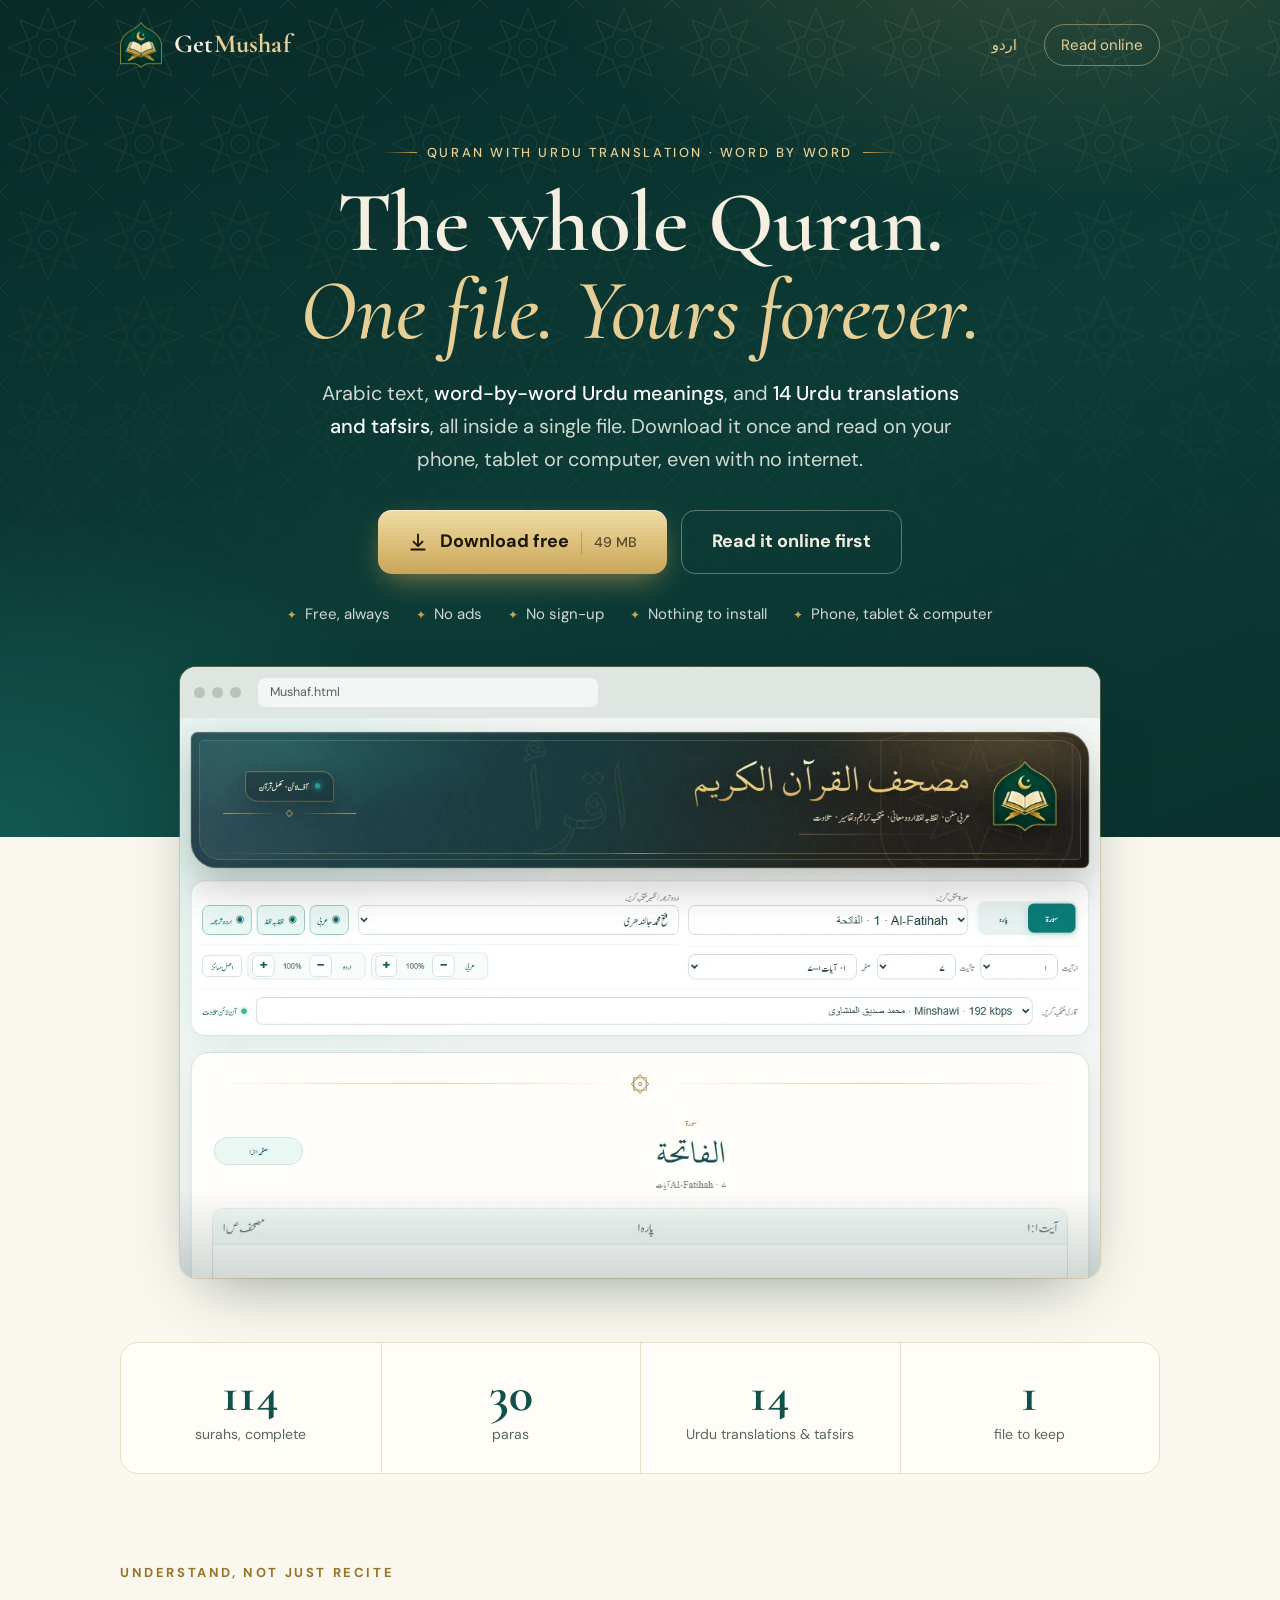
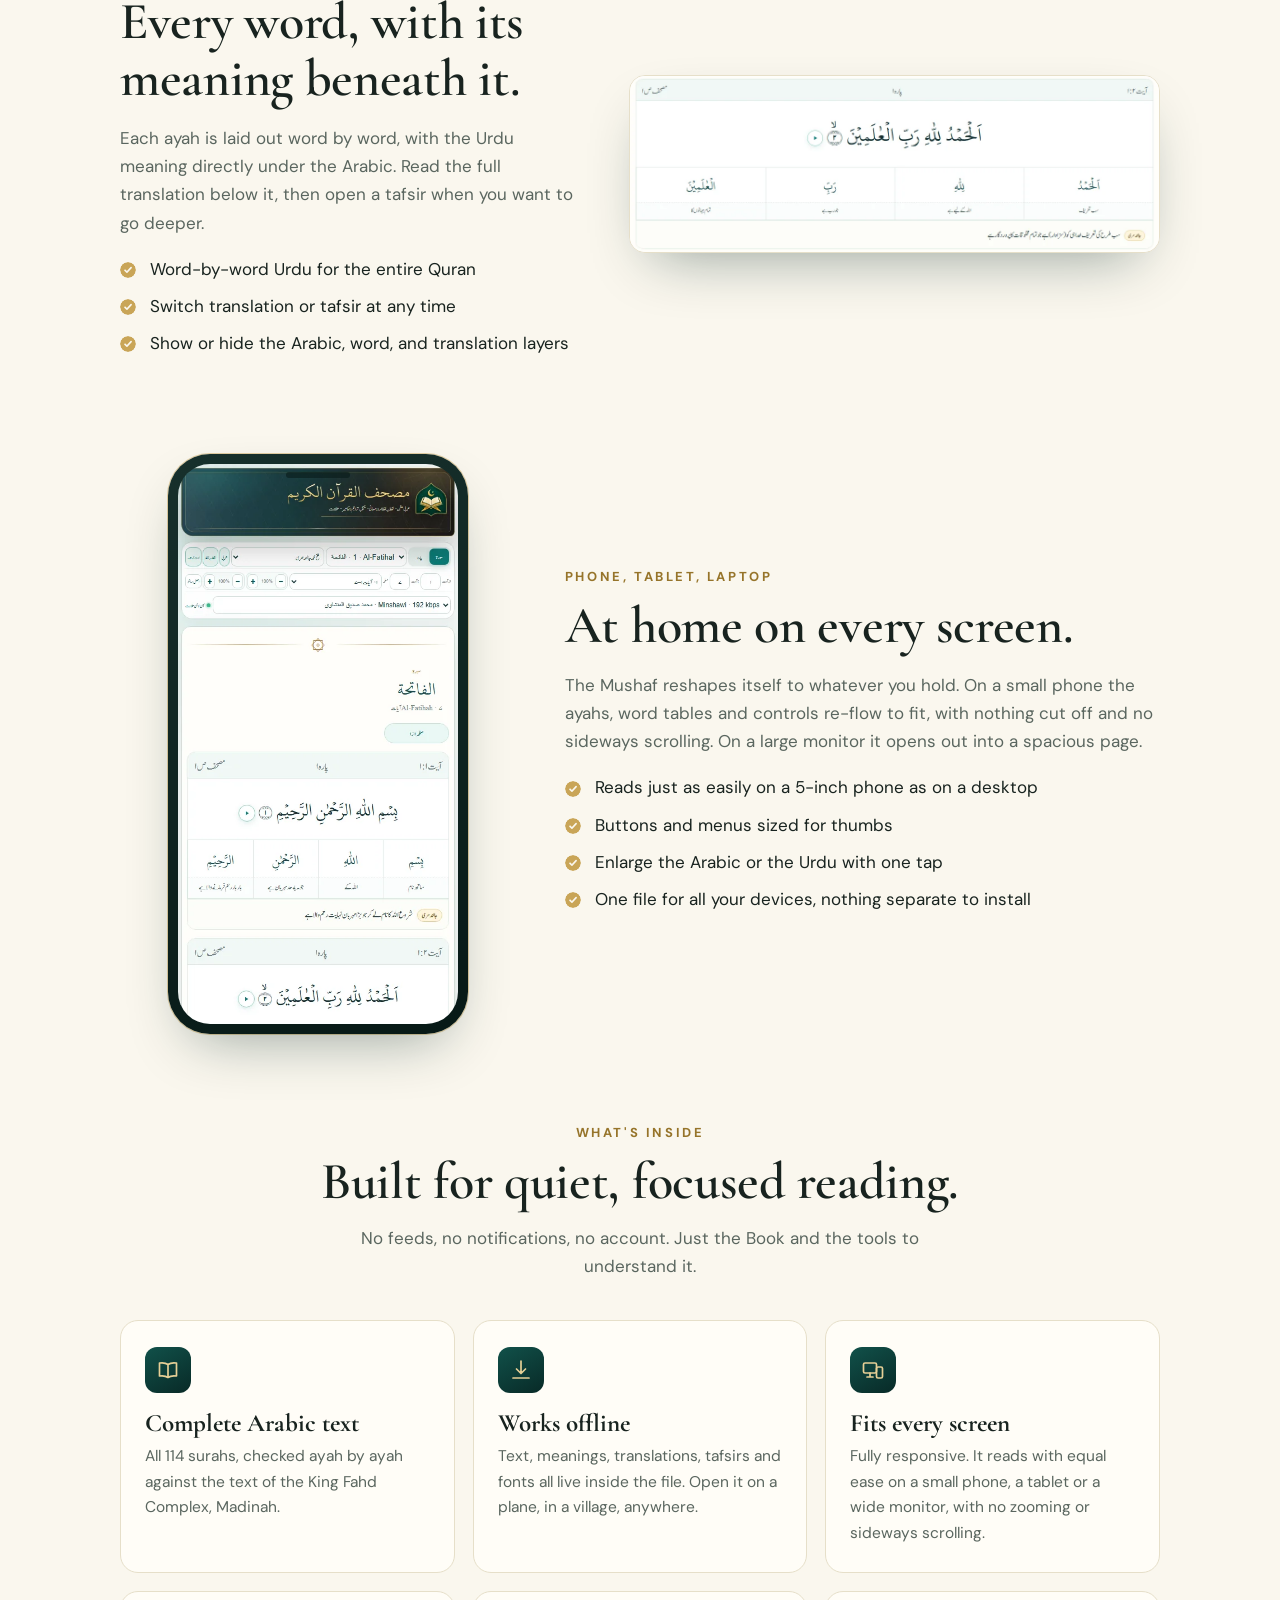
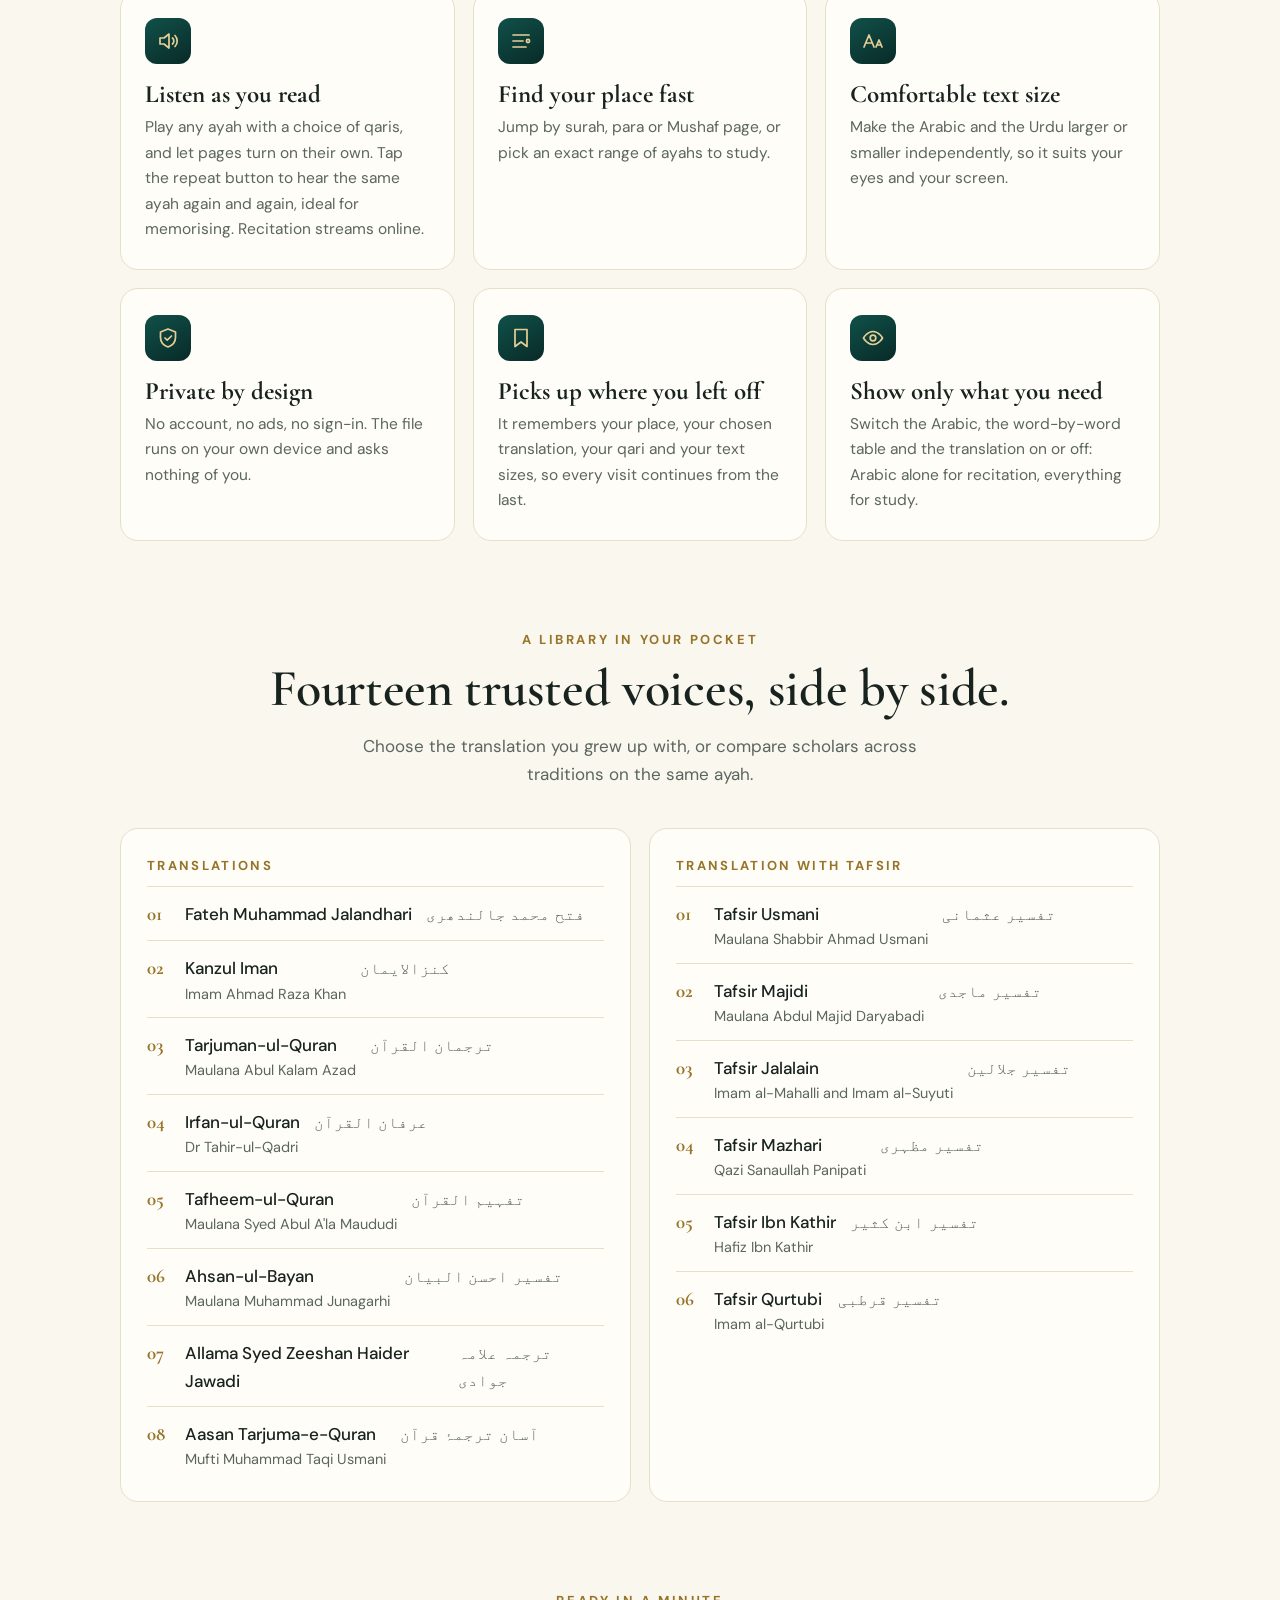
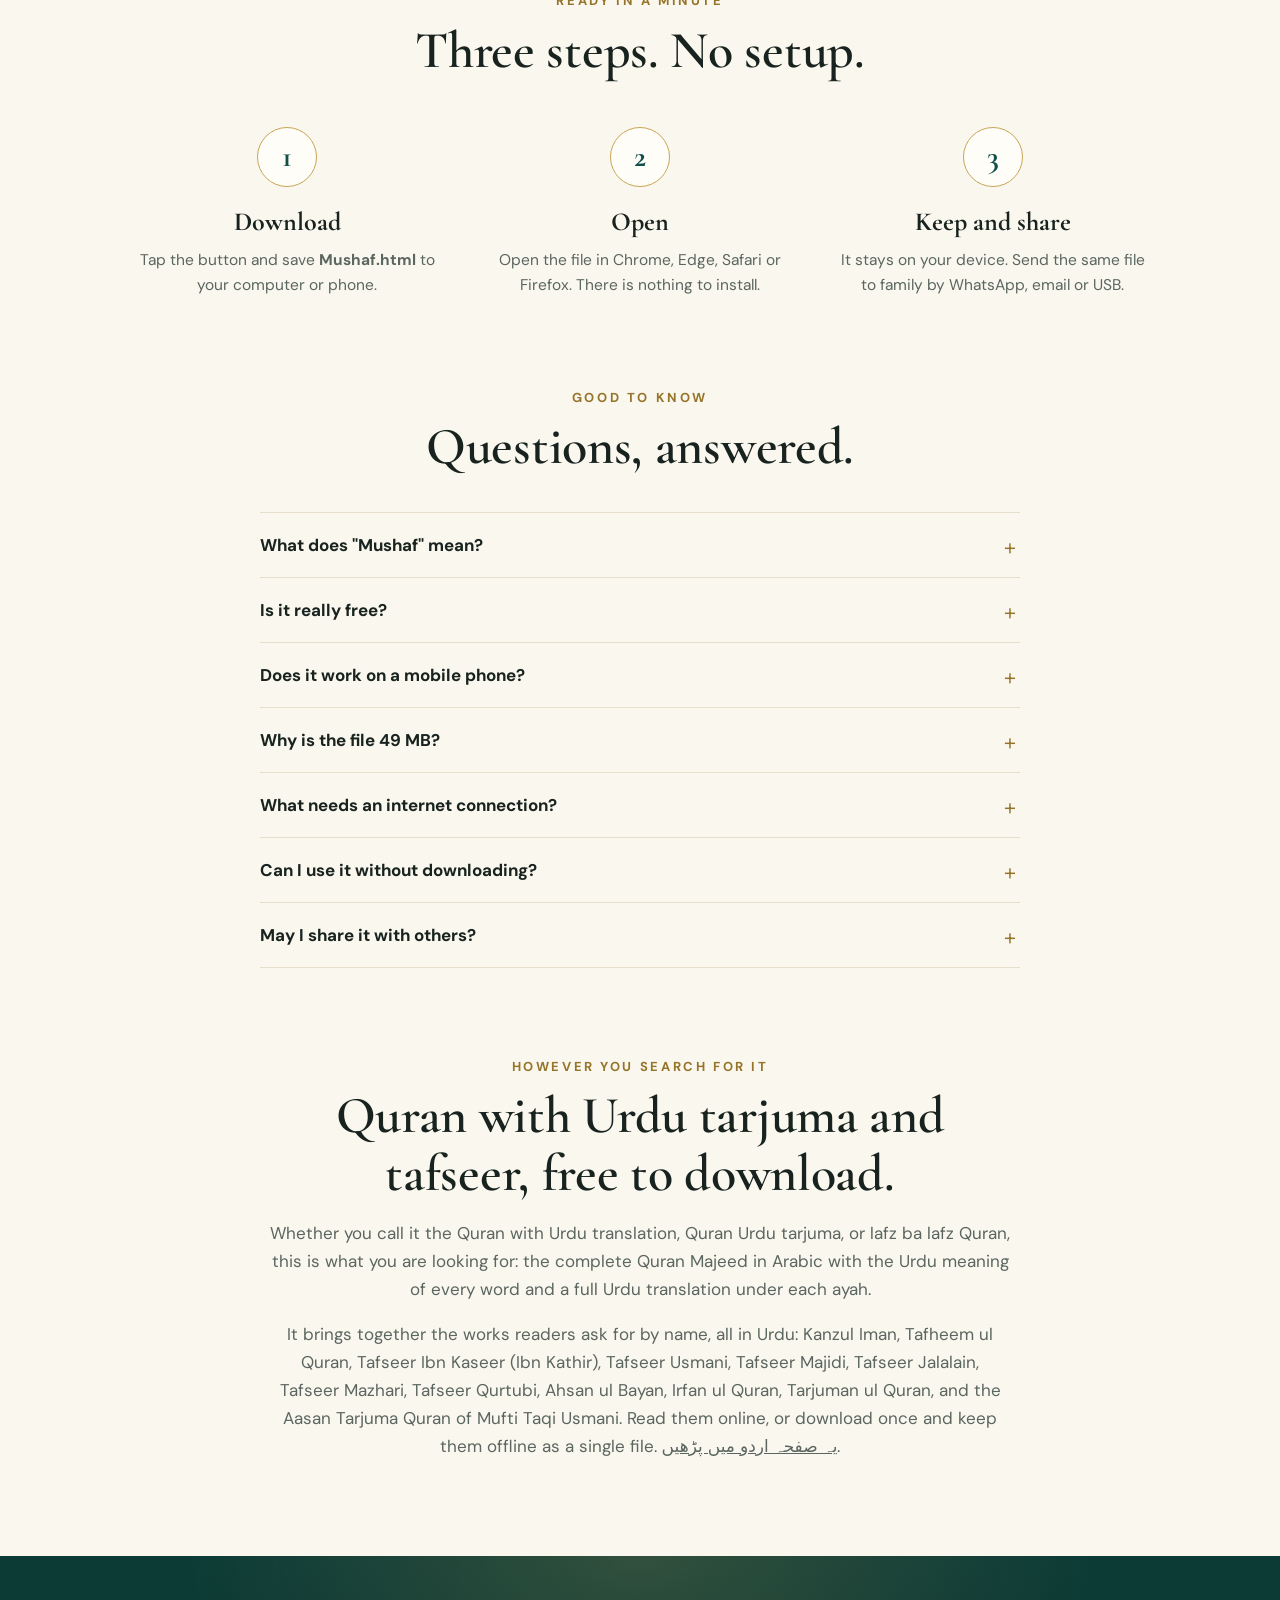
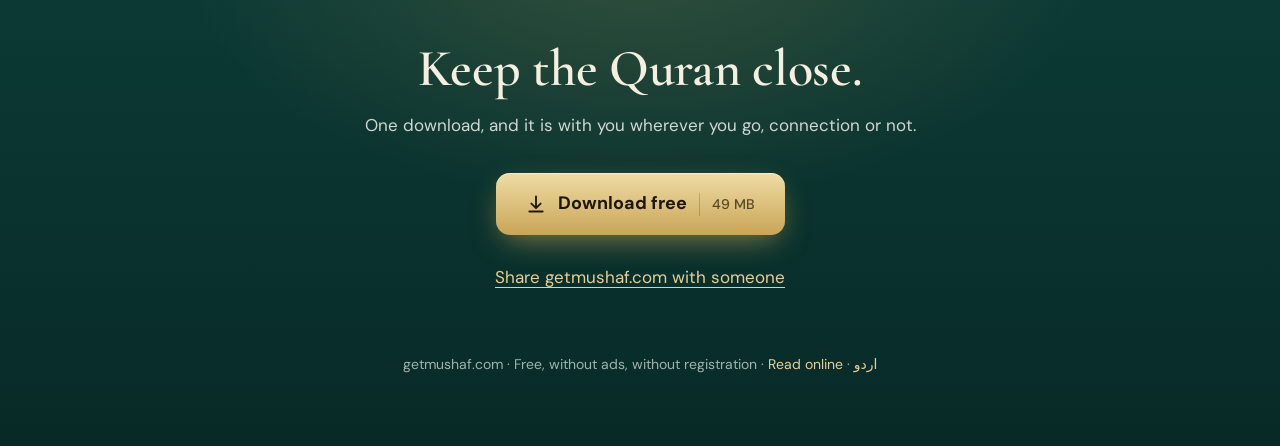
<file: index.html>
<!doctype html>
<html lang="en">
<head>
<meta charset="utf-8">
<meta name="viewport" content="width=device-width, initial-scale=1">
<title>Quran with Urdu Translation, Word by Word — Free | Get Mushaf</title>
<meta name="description" content="Free Quran with Urdu translation: Arabic text, word-by-word Urdu meanings and 14 tafseers incl. Kanzul Iman and Ibn Kaseer. Works offline. No ads.">
<link rel="canonical" href="https://getmushaf.com/">
<link rel="alternate" hreflang="en" href="https://getmushaf.com/">
<link rel="alternate" hreflang="ur" href="https://getmushaf.com/ur/">
<link rel="alternate" hreflang="x-default" href="https://getmushaf.com/">
<meta name="robots" content="index,follow,max-image-preview:large">
<link rel="icon" type="image/png" href="assets/favicon.png">
<meta name="theme-color" content="#0c3b36">
<meta property="og:type" content="website">
<meta property="og:site_name" content="Get Mushaf">
<meta property="og:title" content="Quran with Urdu translation, word by word, in one free offline file">
<meta property="og:locale" content="en_US">
<meta property="og:locale:alternate" content="ur_PK">
<meta property="og:description" content="Arabic text, word-by-word Urdu meanings, 14 Urdu translations and tafsirs. Works on phone, tablet and computer. Download once, read anywhere. No ads, no sign-up.">
<meta property="og:url" content="https://getmushaf.com/">
<meta property="og:image" content="https://getmushaf.com/assets/og.jpg">
<meta property="og:image:width" content="1200">
<meta property="og:image:height" content="630">
<meta name="twitter:card" content="summary_large_image">
<link rel="preconnect" href="https://fonts.googleapis.com">
<link rel="preconnect" href="https://fonts.gstatic.com" crossorigin>
<link href="https://fonts.googleapis.com/css2?family=Cormorant+Garamond:ital,wght@0,500;0,600;0,700;1,500&family=DM+Sans:opsz,wght@9..40,400;9..40,500;9..40,700&display=swap" rel="stylesheet">
<script type="application/ld+json">
{"@context": "https://schema.org", "@graph": [{"@type": "WebSite", "@id": "https://getmushaf.com/#site", "url": "https://getmushaf.com/", "name": "Get Mushaf", "alternateName": ["Quran Fahm Mushaf", "قرآن فہم مصحف"], "inLanguage": ["en", "ur"]}, {"@type": "SoftwareApplication", "@id": "https://getmushaf.com/#app", "name": "Quran Fahm Mushaf", "alternateName": "قرآن فہم مصحف", "applicationCategory": "EducationalApplication", "operatingSystem": "Windows, macOS, Linux, Android, iOS (any web browser)", "offers": {"@type": "Offer", "price": "0", "priceCurrency": "USD"}, "isAccessibleForFree": true, "url": "https://getmushaf.com/", "downloadUrl": "https://getmushaf.com/Mushaf.html", "fileSize": "49MB", "inLanguage": ["ar", "ur"], "image": "https://getmushaf.com/assets/og.jpg", "screenshot": ["https://getmushaf.com/assets/app.webp", "https://getmushaf.com/assets/phone.webp"], "description": "Complete offline Quran in a single HTML file: Arabic text, word-by-word Urdu meanings, and 14 Urdu translations and tafsirs, with online recitation.", "featureList": ["Complete Arabic text of the Quran", "Word-by-word Urdu meanings", "14 Urdu translations and tafsirs", "Works offline in any browser", "Responsive on phone, tablet and desktop", "Ayah-by-ayah recitation with repeat", "Browse by surah, para, page or ayah range", "Adjustable Arabic and Urdu text size"]}, {"@type": "FAQPage", "@id": "https://getmushaf.com/#faq", "mainEntity": [{"@type": "Question", "name": "What does \"Mushaf\" mean?", "acceptedAnswer": {"@type": "Answer", "text": "Mushaf is an Arabic word for a bound collection of written pages, and it is the name for a written or printed copy of the Quran. Quran Fahm Mushaf is a digital copy, with word-by-word Urdu meanings, translations and tafsirs alongside the Arabic text."}}, {"@type": "Question", "name": "Is it really free?", "acceptedAnswer": {"@type": "Answer", "text": "Yes. There is no price, no trial, no ads and no account. Download it and it is yours to keep and to pass on."}}, {"@type": "Question", "name": "Does it work on a mobile phone?", "acceptedAnswer": {"@type": "Answer", "text": "Yes. The Mushaf is fully responsive, so the layout adapts to small phones, tablets and large screens alike. Open it online in your phone's browser, or download the file and open it from your downloads."}}, {"@type": "Question", "name": "Why is the file 49 MB?", "acceptedAnswer": {"@type": "Answer", "text": "Because everything is inside it: the whole Arabic text, word-by-word meanings, fourteen translations and tafsirs, and the fonts. That is what lets it work with no internet."}}, {"@type": "Question", "name": "What needs an internet connection?", "acceptedAnswer": {"@type": "Answer", "text": "Only the audio recitation, which streams when you press play. Reading, meanings, translations and tafsirs all work offline."}}, {"@type": "Question", "name": "Can I use it without downloading?", "acceptedAnswer": {"@type": "Answer", "text": "Yes. Choose Read it online and it opens right in your browser. The first load takes a little while because the whole Mushaf arrives at once."}}, {"@type": "Question", "name": "May I share it with others?", "acceptedAnswer": {"@type": "Answer", "text": "Please do. Send the file itself or simply share the address getmushaf.com."}}]}]}
</script>
<link rel="stylesheet" href="assets/site.css">
</head>
<body>

<header class="hero">
  <div class="wrap">
    <nav class="nav">
      <a class="logo" href="/"><img src="assets/logo.png" alt="" width="42" height="46"><span>Get<b>Mushaf</b></span></a>
      <div class="links"><a class="mini plain" href="/ur/" lang="ur" hreflang="ur">اردو</a><a class="mini" href="Mushaf.html" target="_blank" rel="noopener">Read online</a></div>
    </nav>

    <div class="hero-body">
      <h1 class="rise d1"><span class="kicker">Quran with Urdu translation · word by word</span>The whole Quran.<br><em>One file. Yours forever.</em></h1>
      <p class="lede rise d2">Arabic text, <strong>word-by-word Urdu meanings</strong>, and <strong>14 Urdu translations and tafsirs</strong>, all inside a single file. Download it once and read on your phone, tablet or computer, even with no internet.</p>

      <div class="cta rise d3">
        <a class="btn gold" href="Mushaf.html" download="Mushaf.html">
          <svg viewBox="0 0 24 24" fill="none" stroke="currentColor" stroke-width="2.2" stroke-linecap="round" stroke-linejoin="round" aria-hidden="true"><path d="M12 3v13M6.5 11.5 12 17l5.5-5.5M4 21h16"/></svg>
          Download free <small>49 MB</small>
        </a>
        <a class="btn ghost" href="Mushaf.html" target="_blank" rel="noopener">Read it online first</a>
      </div>

      <ul class="trust rise d4">
        <li>Free, always</li>
        <li>No ads</li>
        <li>No sign-up</li>
        <li>Nothing to install</li>
        <li>Phone, tablet &amp; computer</li>
      </ul>
    </div>
  </div>
</header>

<div class="shot rise d5">
  <div class="frame">
    <div class="bar"><i></i><i></i><i></i><span>Mushaf.html</span></div>
    <div class="view"><img src="assets/app.webp" width="1200" height="1400" alt="The Mushaf open in a browser: Surah Al-Fatihah with Arabic text, a word-by-word Urdu table, and the Urdu translation under each ayah."></div>
  </div>
</div>

<main>
  <div class="wrap">
    <div class="numbers">
      <div><b>114</b><span>surahs, complete</span></div>
      <div><b>30</b><span>paras</span></div>
      <div><b>14</b><span>Urdu translations &amp; tafsirs</span></div>
      <div><b>1</b><span>file to keep</span></div>
    </div>
  </div>

  <section>
    <div class="wrap split">
      <div>
        <div class="eyebrow">Understand, not just recite</div>
        <h2>Every word, with its meaning beneath it.</h2>
        <p>Each ayah is laid out word by word, with the Urdu meaning directly under the Arabic. Read the full translation below it, then open a tafsir when you want to go deeper.</p>
        <ul class="ticks">
          <li>Word-by-word Urdu for the entire Quran</li>
          <li>Switch translation or tafsir at any time</li>
          <li>Show or hide the Arabic, word, and translation layers</li>
        </ul>
      </div>
      <div class="pic"><img src="assets/words.webp" width="1140" height="380" loading="lazy" alt="One ayah of Surah Al-Fatihah shown word by word, each Arabic word with its Urdu meaning underneath and the full Urdu translation below."></div>
    </div>
  </section>

  <section>
    <div class="wrap split rev">
      <div class="phone"><img src="assets/phone.webp" width="500" height="1040" loading="lazy" alt="The Mushaf on a phone-sized screen: the same header, controls, Arabic ayah, word-by-word Urdu table and translation, rearranged to fit a narrow display."></div>
      <div>
        <div class="eyebrow">Phone, tablet, laptop</div>
        <h2>At home on every screen.</h2>
        <p>The Mushaf reshapes itself to whatever you hold. On a small phone the ayahs, word tables and controls re-flow to fit, with nothing cut off and no sideways scrolling. On a large monitor it opens out into a spacious page.</p>
        <ul class="ticks">
          <li>Reads just as easily on a 5-inch phone as on a desktop</li>
          <li>Buttons and menus sized for thumbs</li>
          <li>Enlarge the Arabic or the Urdu with one tap</li>
          <li>One file for all your devices, nothing separate to install</li>
        </ul>
      </div>
    </div>
  </section>

  <section>
    <div class="wrap">
      <div class="center">
        <div class="eyebrow">What's inside</div>
        <h2>Built for quiet, focused reading.</h2>
        <p class="intro">No feeds, no notifications, no account. Just the Book and the tools to understand it.</p>
      </div>
      <div class="grid">
        <div class="feat">
          <div class="ico"><svg viewBox="0 0 24 24" fill="none" stroke="currentColor" stroke-width="1.7" stroke-linecap="round" stroke-linejoin="round" aria-hidden="true"><path d="M12 6.5C10 5 7 4.5 3.5 5v13c3.5-.5 6.5 0 8.5 1.5 2-1.5 5-2 8.5-1.5V5C17 4.5 14 5 12 6.5ZM12 6.5v13"/></svg></div>
          <h3>Complete Arabic text</h3>
          <p>All 114 surahs, checked ayah by ayah against the text of the King Fahd Complex, Madinah.</p>
        </div>
        <div class="feat">
          <div class="ico"><svg viewBox="0 0 24 24" fill="none" stroke="currentColor" stroke-width="1.7" stroke-linecap="round" stroke-linejoin="round" aria-hidden="true"><path d="M12 3v12M7.5 11 12 15.5 16.5 11M4 20h16"/><path d="M3 3l18 18" opacity="0"/></svg></div>
          <h3>Works offline</h3>
          <p>Text, meanings, translations, tafsirs and fonts all live inside the file. Open it on a plane, in a village, anywhere.</p>
        </div>
        <div class="feat">
          <div class="ico"><svg viewBox="0 0 24 24" fill="none" stroke="currentColor" stroke-width="1.7" stroke-linecap="round" stroke-linejoin="round" aria-hidden="true"><rect x="2.500" y="5" width="13" height="10" rx="1.500"/><path d="M6 19h6M9 15v4"/><rect x="15.500" y="9" width="6" height="11" rx="1.500"/></svg></div>
          <h3>Fits every screen</h3>
          <p>Fully responsive. It reads with equal ease on a small phone, a tablet or a wide monitor, with no zooming or sideways scrolling.</p>
        </div>
        <div class="feat">
          <div class="ico"><svg viewBox="0 0 24 24" fill="none" stroke="currentColor" stroke-width="1.7" stroke-linecap="round" stroke-linejoin="round" aria-hidden="true"><path d="M4 9v6h4l5 4V5L8 9H4ZM16.5 9a4 4 0 0 1 0 6M19 6.5a8 8 0 0 1 0 11"/></svg></div>
          <h3>Listen as you read</h3>
          <p>Play any ayah with a choice of qaris, and let pages turn on their own. Tap the repeat button to hear the same ayah again and again, ideal for memorising. Recitation streams online.</p>
        </div>
        <div class="feat">
          <div class="ico"><svg viewBox="0 0 24 24" fill="none" stroke="currentColor" stroke-width="1.7" stroke-linecap="round" stroke-linejoin="round" aria-hidden="true"><path d="M4 6h16M4 12h10M4 18h13"/><circle cx="19" cy="12" r="1.6"/></svg></div>
          <h3>Find your place fast</h3>
          <p>Jump by surah, para or Mushaf page, or pick an exact range of ayahs to study.</p>
        </div>
        <div class="feat">
          <div class="ico"><svg viewBox="0 0 24 24" fill="none" stroke="currentColor" stroke-width="1.7" stroke-linecap="round" stroke-linejoin="round" aria-hidden="true"><path d="M3 18 8 6l5 12M4.8 14h6.4M15 18l3-7 3 7M16 16h4"/></svg></div>
          <h3>Comfortable text size</h3>
          <p>Make the Arabic and the Urdu larger or smaller independently, so it suits your eyes and your screen.</p>
        </div>
        <div class="feat">
          <div class="ico"><svg viewBox="0 0 24 24" fill="none" stroke="currentColor" stroke-width="1.7" stroke-linecap="round" stroke-linejoin="round" aria-hidden="true"><path d="M12 3 4.5 6v5.5c0 4.6 3 7.9 7.5 9.5 4.500-1.6 7.5-4.900 7.5-9.500V6L12 3Z"/><path d="m9 12 2.200 2.200L15.500 10"/></svg></div>
          <h3>Private by design</h3>
          <p>No account, no ads, no sign-in. The file runs on your own device and asks nothing of you.</p>
        </div>
        <div class="feat">
          <div class="ico"><svg viewBox="0 0 24 24" fill="none" stroke="currentColor" stroke-width="1.7" stroke-linecap="round" stroke-linejoin="round" aria-hidden="true"><path d="M6 3.500h12v17l-6-4.500-6 4.500v-17Z"/></svg></div>
          <h3>Picks up where you left off</h3>
          <p>It remembers your place, your chosen translation, your qari and your text sizes, so every visit continues from the last.</p>
        </div>
        <div class="feat">
          <div class="ico"><svg viewBox="0 0 24 24" fill="none" stroke="currentColor" stroke-width="1.7" stroke-linecap="round" stroke-linejoin="round" aria-hidden="true"><path d="M2.500 12S6 5.500 12 5.500 21.500 12 21.500 12 18 18.500 12 18.500 2.500 12 2.500 12Z"/><circle cx="12" cy="12" r="2.800"/></svg></div>
          <h3>Show only what you need</h3>
          <p>Switch the Arabic, the word-by-word table and the translation on or off: Arabic alone for recitation, everything for study.</p>
        </div>
      </div>
    </div>
  </section>

  <section>
    <div class="wrap">
      <div class="center">
        <div class="eyebrow">A library in your pocket</div>
        <h2>Fourteen trusted voices, side by side.</h2>
        <p class="intro">Choose the translation you grew up with, or compare scholars across traditions on the same ayah.</p>
      </div>
      <div class="library">
        <div class="shelf">
          <h3>Translations</h3>
          <ol>
            <li><div><b>Fateh Muhammad Jalandhari</b></div><i lang="ur" dir="rtl">فتح محمد جالندھری</i></li>
            <li><div><b>Kanzul Iman</b><span>Imam Ahmad Raza Khan</span></div><i lang="ur" dir="rtl">کنزالایمان</i></li>
            <li><div><b>Tarjuman-ul-Quran</b><span>Maulana Abul Kalam Azad</span></div><i lang="ur" dir="rtl">ترجمان القرآن</i></li>
            <li><div><b>Irfan-ul-Quran</b><span>Dr Tahir-ul-Qadri</span></div><i lang="ur" dir="rtl">عرفان القرآن</i></li>
            <li><div><b>Tafheem-ul-Quran</b><span>Maulana Syed Abul A'la Maududi</span></div><i lang="ur" dir="rtl">تفہیم القرآن</i></li>
            <li><div><b>Ahsan-ul-Bayan</b><span>Maulana Muhammad Junagarhi</span></div><i lang="ur" dir="rtl">تفسیر احسن البیان</i></li>
            <li><div><b>Allama Syed Zeeshan Haider Jawadi</b></div><i lang="ur" dir="rtl">ترجمہ علامہ جوادی</i></li>
            <li><div><b>Aasan Tarjuma-e-Quran</b><span>Mufti Muhammad Taqi Usmani</span></div><i lang="ur" dir="rtl">آسان ترجمۂ قرآن</i></li>
          </ol>
        </div>
        <div class="shelf">
          <h3>Translation with tafsir</h3>
          <ol>
            <li><div><b>Tafsir Usmani</b><span>Maulana Shabbir Ahmad Usmani</span></div><i lang="ur" dir="rtl">تفسیر عثمانی</i></li>
            <li><div><b>Tafsir Majidi</b><span>Maulana Abdul Majid Daryabadi</span></div><i lang="ur" dir="rtl">تفسیر ماجدی</i></li>
            <li><div><b>Tafsir Jalalain</b><span>Imam al-Mahalli and Imam al-Suyuti</span></div><i lang="ur" dir="rtl">تفسیر جلالین</i></li>
            <li><div><b>Tafsir Mazhari</b><span>Qazi Sanaullah Panipati</span></div><i lang="ur" dir="rtl">تفسیر مظہری</i></li>
            <li><div><b>Tafsir Ibn Kathir</b><span>Hafiz Ibn Kathir</span></div><i lang="ur" dir="rtl">تفسیر ابن کثیر</i></li>
            <li><div><b>Tafsir Qurtubi</b><span>Imam al-Qurtubi</span></div><i lang="ur" dir="rtl">تفسیر قرطبی</i></li>
          </ol>
        </div>
      </div>
    </div>
  </section>

  <section>
    <div class="wrap center">
      <div class="eyebrow">Ready in a minute</div>
      <h2>Three steps. No setup.</h2>
      <div class="steps">
        <div class="step"><h3>Download</h3><p>Tap the button and save <b>Mushaf.html</b> to your computer or phone.</p></div>
        <div class="step"><h3>Open</h3><p>Open the file in Chrome, Edge, Safari or Firefox. There is nothing to install.</p></div>
        <div class="step"><h3>Keep and share</h3><p>It stays on your device. Send the same file to family by WhatsApp, email or USB.</p></div>
      </div>
    </div>
  </section>

  <section>
    <div class="wrap">
      <div class="center">
        <div class="eyebrow">Good to know</div>
        <h2>Questions, answered.</h2>
      </div>
      <div class="faq">
        <details>
          <summary>What does "Mushaf" mean?</summary>
          <p>Mushaf is an Arabic word for a bound collection of written pages, and it is the name for a written or printed copy of the Quran. Quran Fahm Mushaf is a digital copy, with word-by-word Urdu meanings, translations and tafsirs alongside the Arabic text.</p>
        </details>
        <details>
          <summary>Is it really free?</summary>
          <p>Yes. There is no price, no trial, no ads and no account. Download it and it is yours to keep and to pass on.</p>
        </details>
        <details>
          <summary>Does it work on a mobile phone?</summary>
          <p>Yes. The Mushaf is fully responsive, so the layout adapts to small phones, tablets and large screens alike. Open it online in your phone's browser, or download the file and open it from your downloads.</p>
        </details>
        <details>
          <summary>Why is the file 49 MB?</summary>
          <p>Because everything is inside it: the whole Arabic text, word-by-word meanings, fourteen translations and tafsirs, and the fonts. That is what lets it work with no internet.</p>
        </details>
        <details>
          <summary>What needs an internet connection?</summary>
          <p>Only the audio recitation, which streams when you press play. Reading, meanings, translations and tafsirs all work offline.</p>
        </details>
        <details>
          <summary>Can I use it without downloading?</summary>
          <p>Yes. Choose <a href="Mushaf.html" target="_blank" rel="noopener">Read it online</a> and it opens right in your browser. The first load takes a little while because the whole Mushaf arrives at once.</p>
        </details>
        <details>
          <summary>May I share it with others?</summary>
          <p>Please do. Send the file itself or simply share the address getmushaf.com.</p>
        </details>
      </div>
    </div>
  </section>

  <section>
    <div class="wrap also">
      <div class="eyebrow">However you search for it</div>
      <h2>Quran with Urdu tarjuma and tafseer, free to download.</h2>
      <p>Whether you call it the Quran with Urdu translation, Quran Urdu tarjuma, or lafz ba lafz Quran, this is what you are looking for: the complete Quran Majeed in Arabic with the Urdu meaning of every word and a full Urdu translation under each ayah.</p>
      <p>It brings together the works readers ask for by name, all in Urdu: Kanzul Iman, Tafheem ul Quran, Tafseer Ibn Kaseer (Ibn Kathir), Tafseer Usmani, Tafseer Majidi, Tafseer Jalalain, Tafseer Mazhari, Tafseer Qurtubi, Ahsan ul Bayan, Irfan ul Quran, Tarjuman ul Quran, and the Aasan Tarjuma Quran of Mufti Taqi Usmani. Read them online, or download once and keep them offline as a single file. <a href="/ur/" lang="ur" hreflang="ur">یہ صفحہ اردو میں پڑھیں</a>.</p>
    </div>
  </section>

  <div class="closing">
    <div class="wrap">
      <h2>Keep the Quran close.</h2>
      <p>One download, and it is with you wherever you go, connection or not.</p>
      <div class="cta">
        <a class="btn gold" href="Mushaf.html" download="Mushaf.html">
          <svg viewBox="0 0 24 24" fill="none" stroke="currentColor" stroke-width="2.2" stroke-linecap="round" stroke-linejoin="round" aria-hidden="true"><path d="M12 3v13M6.5 11.5 12 17l5.5-5.5M4 21h16"/></svg>
          Download free <small>49 MB</small>
        </a>
      </div>
      <button class="share" id="share" type="button">Share getmushaf.com with someone</button>
      <footer>getmushaf.com · Free, without ads, without registration · <a href="Mushaf.html" target="_blank" rel="noopener">Read online</a> · <a href="/ur/" lang="ur" hreflang="ur">اردو</a></footer>
    </div>
  </div>
</main>

<script>
  document.getElementById('share').addEventListener('click', async function () {
    var data = { title: 'Get Mushaf', text: 'The complete Quran with word-by-word Urdu and 14 translations, in one free offline file.', url: 'https://getmushaf.com/' };
    try {
      if (navigator.share) { await navigator.share(data); return; }
      await navigator.clipboard.writeText(data.url);
      this.textContent = 'Link copied. Paste it anywhere to share.';
    } catch (e) { /* share sheet dismissed */ }
  });
</script>
</body>
</html>
</file>
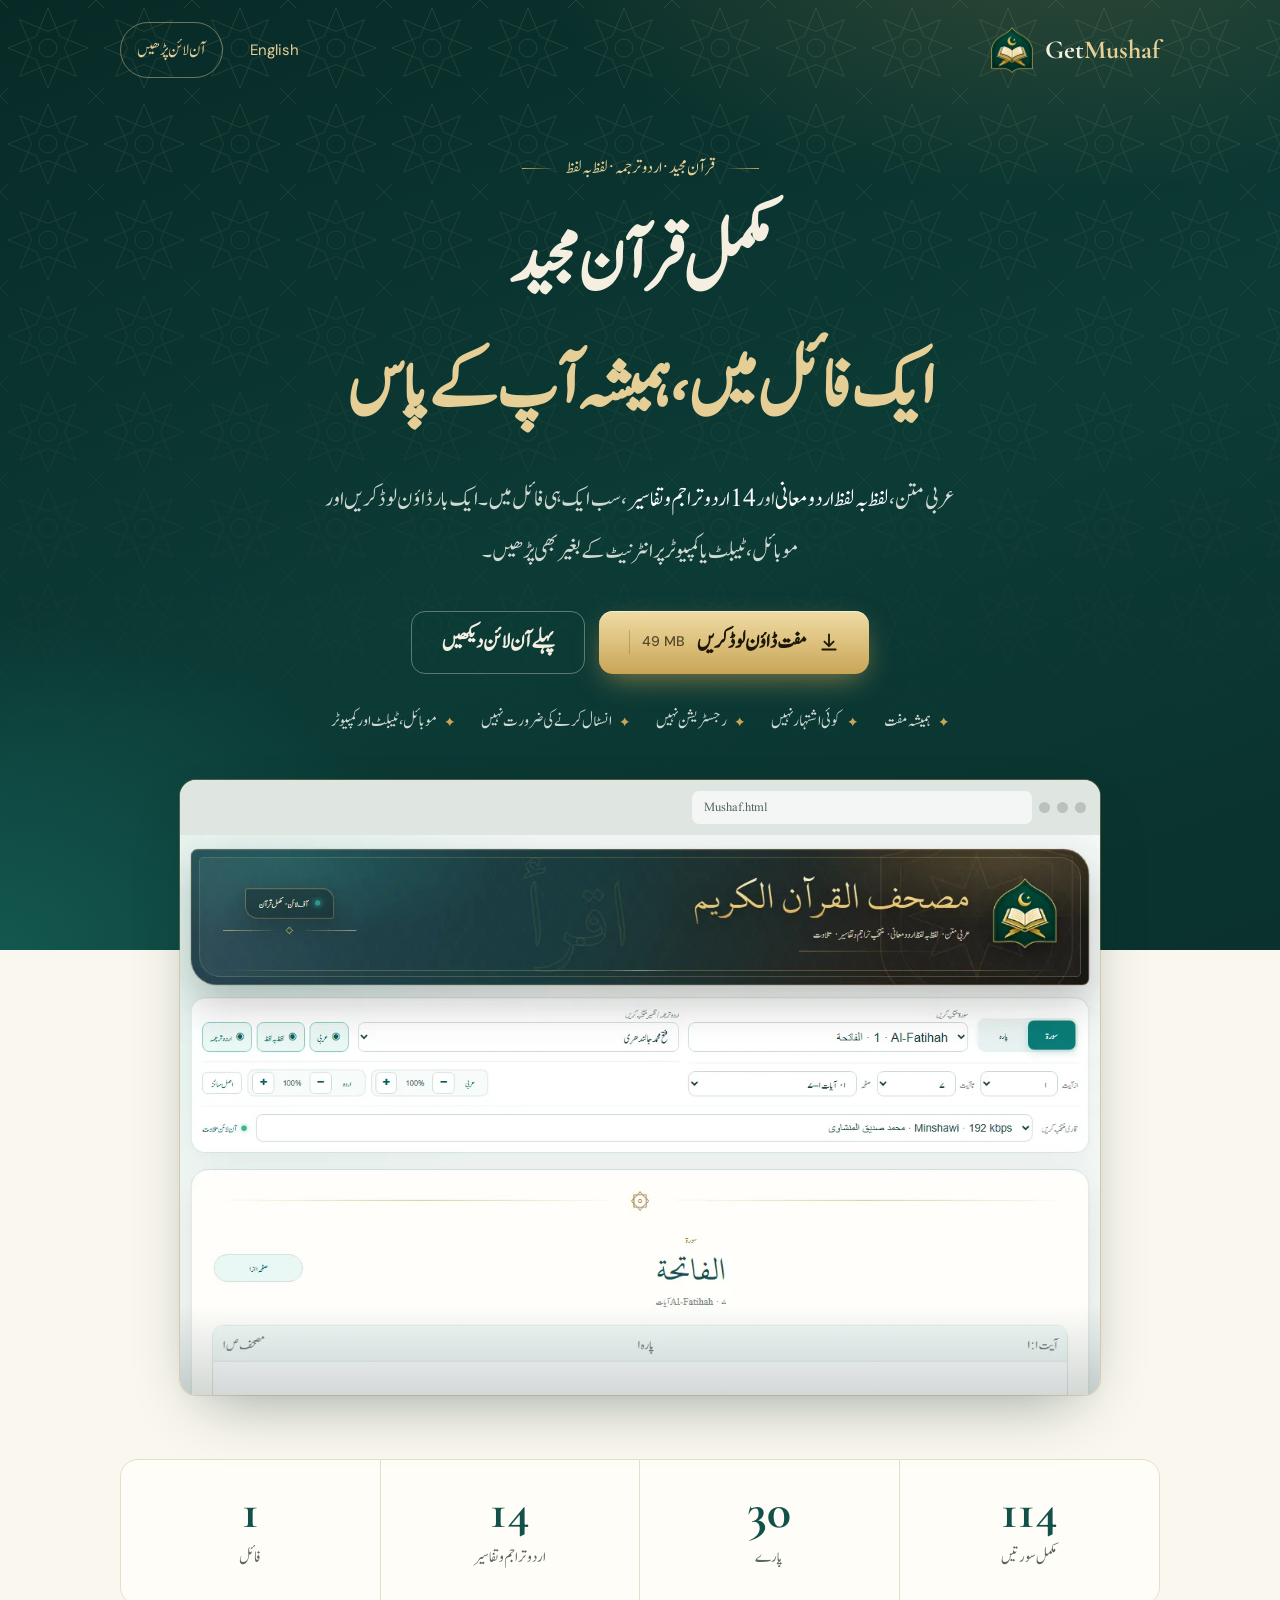
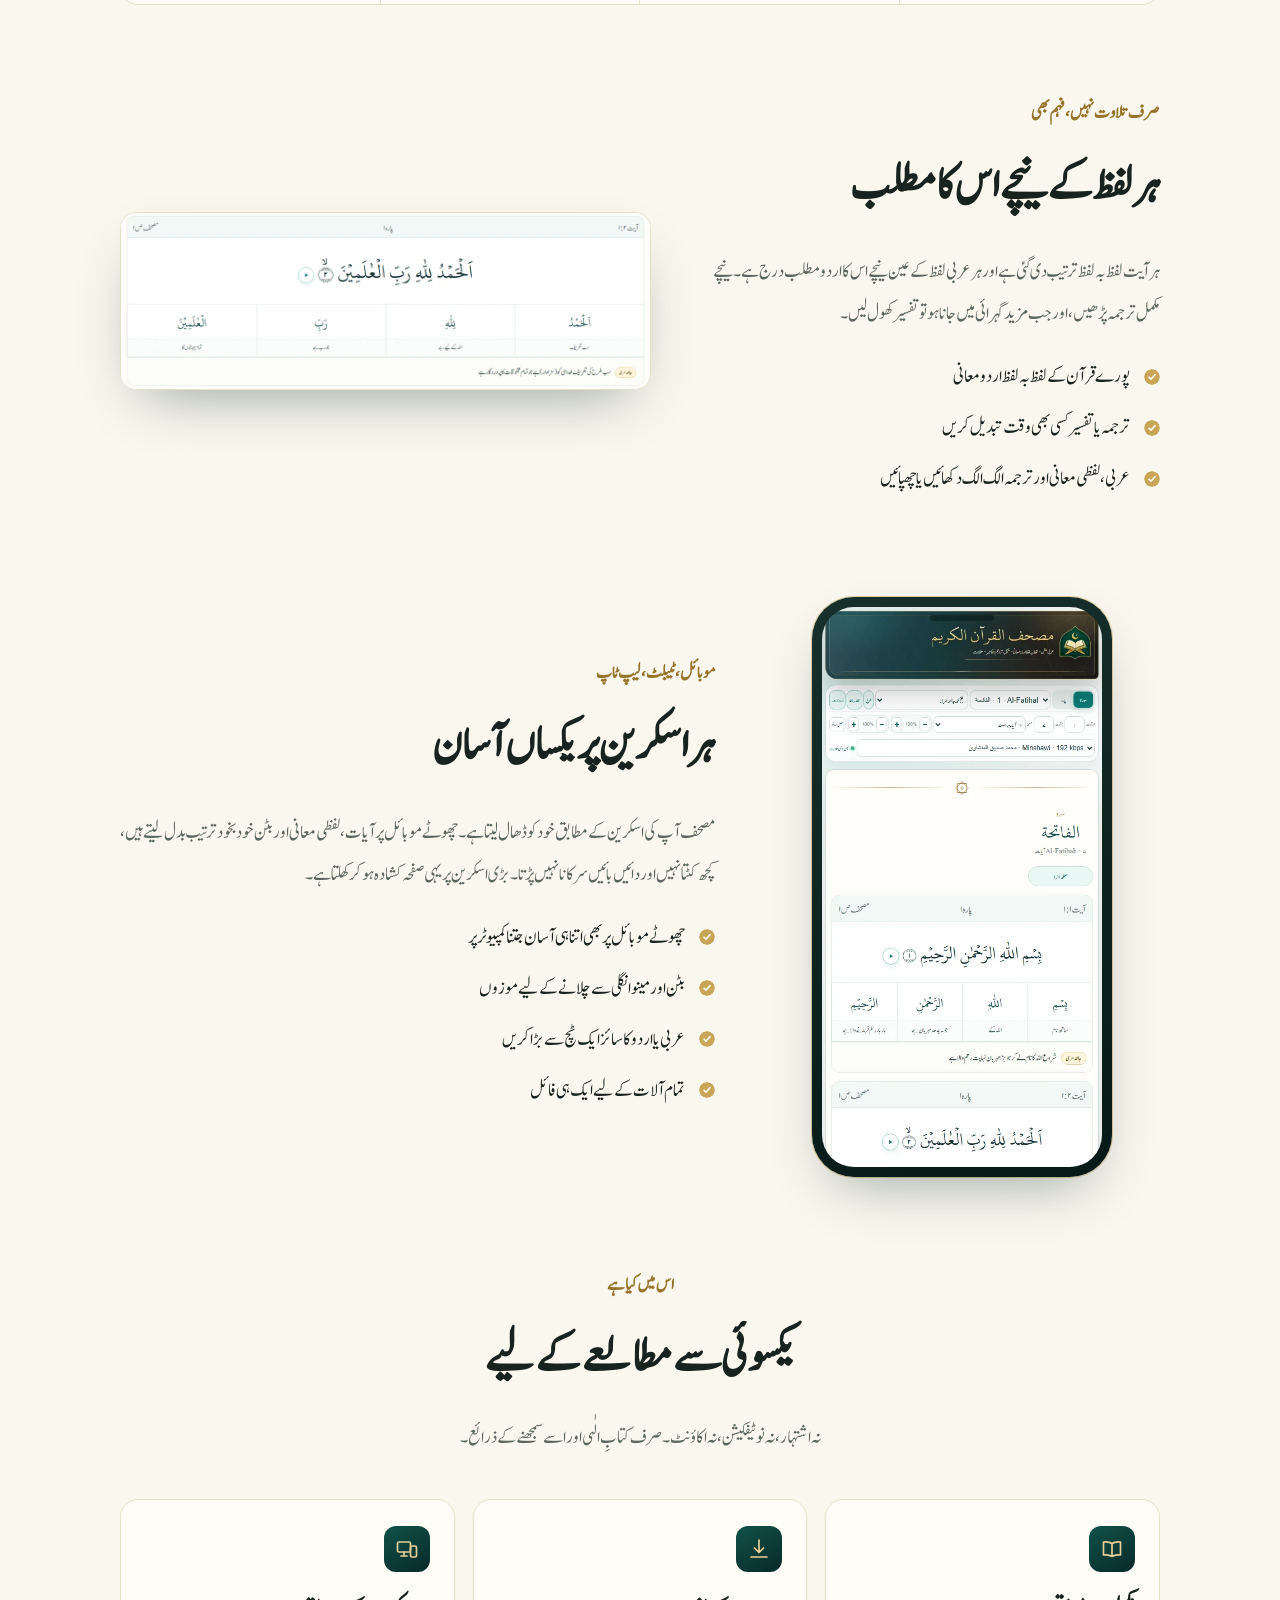
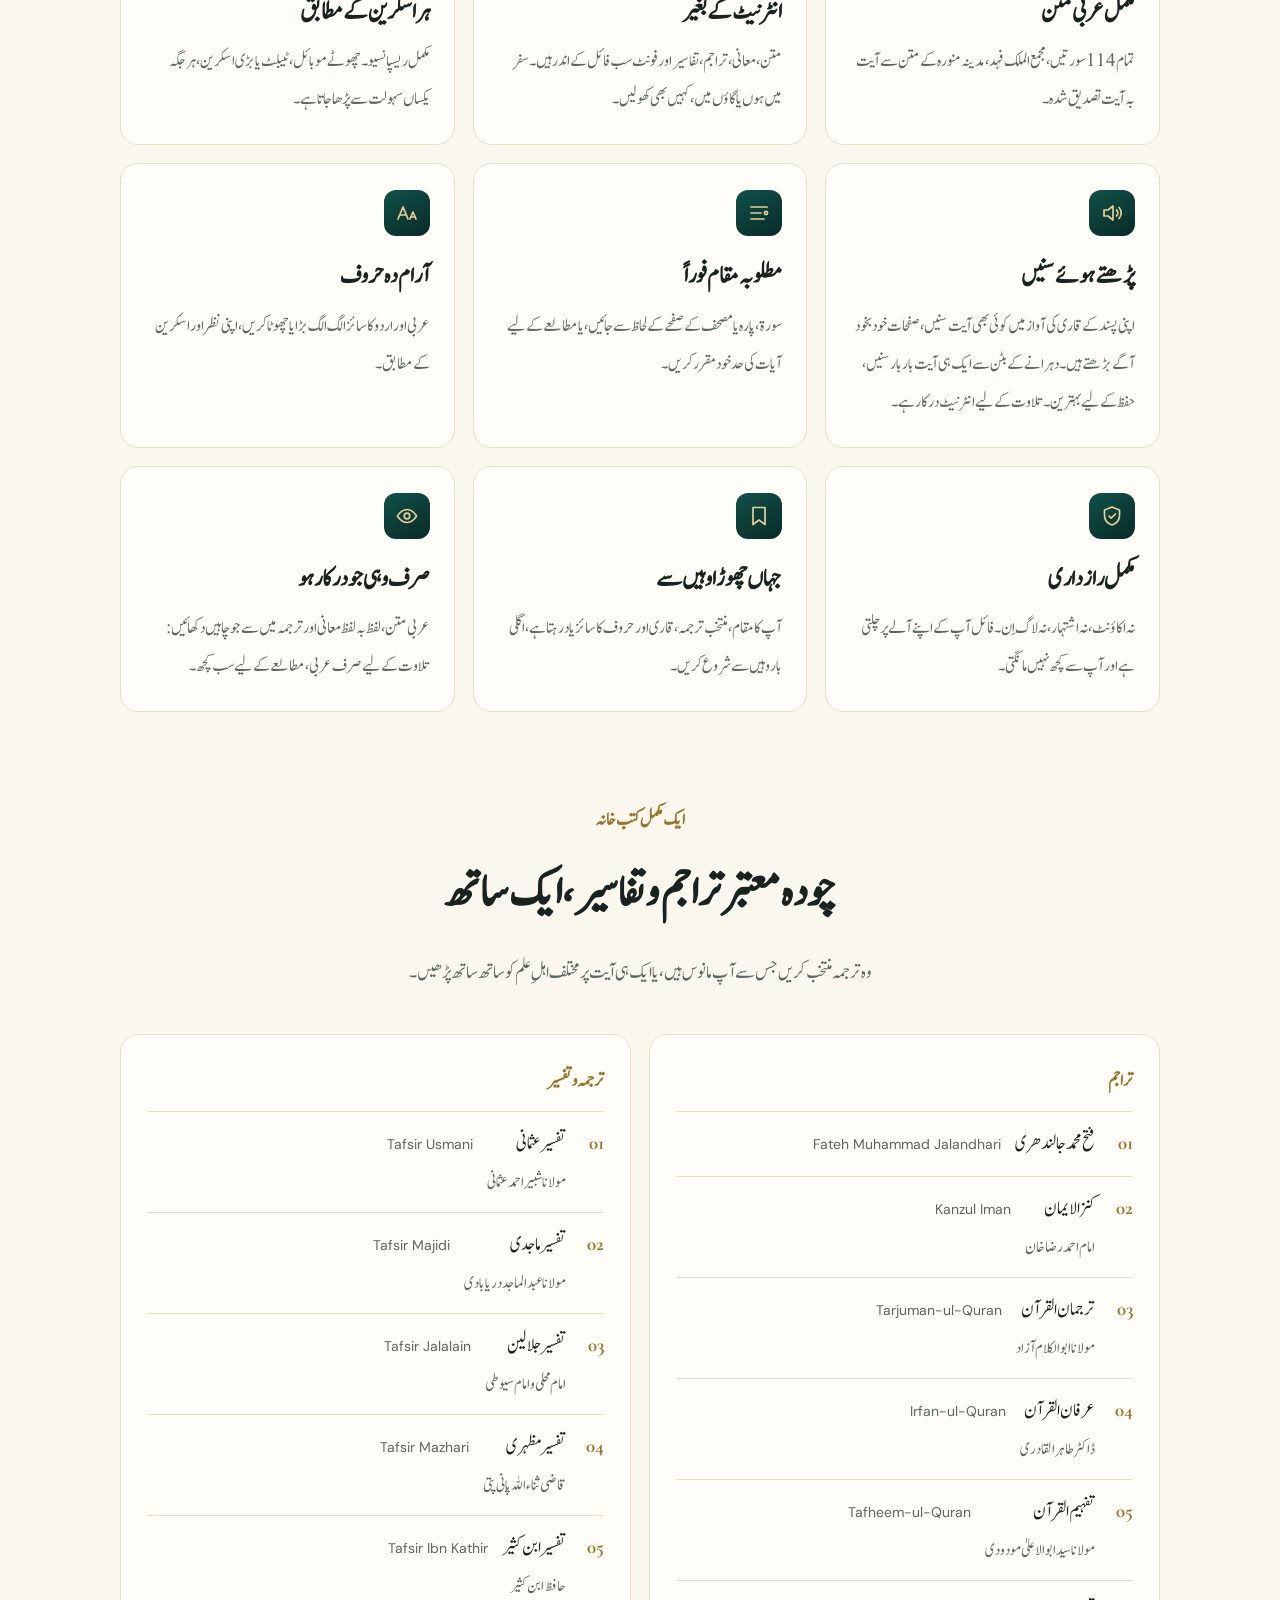
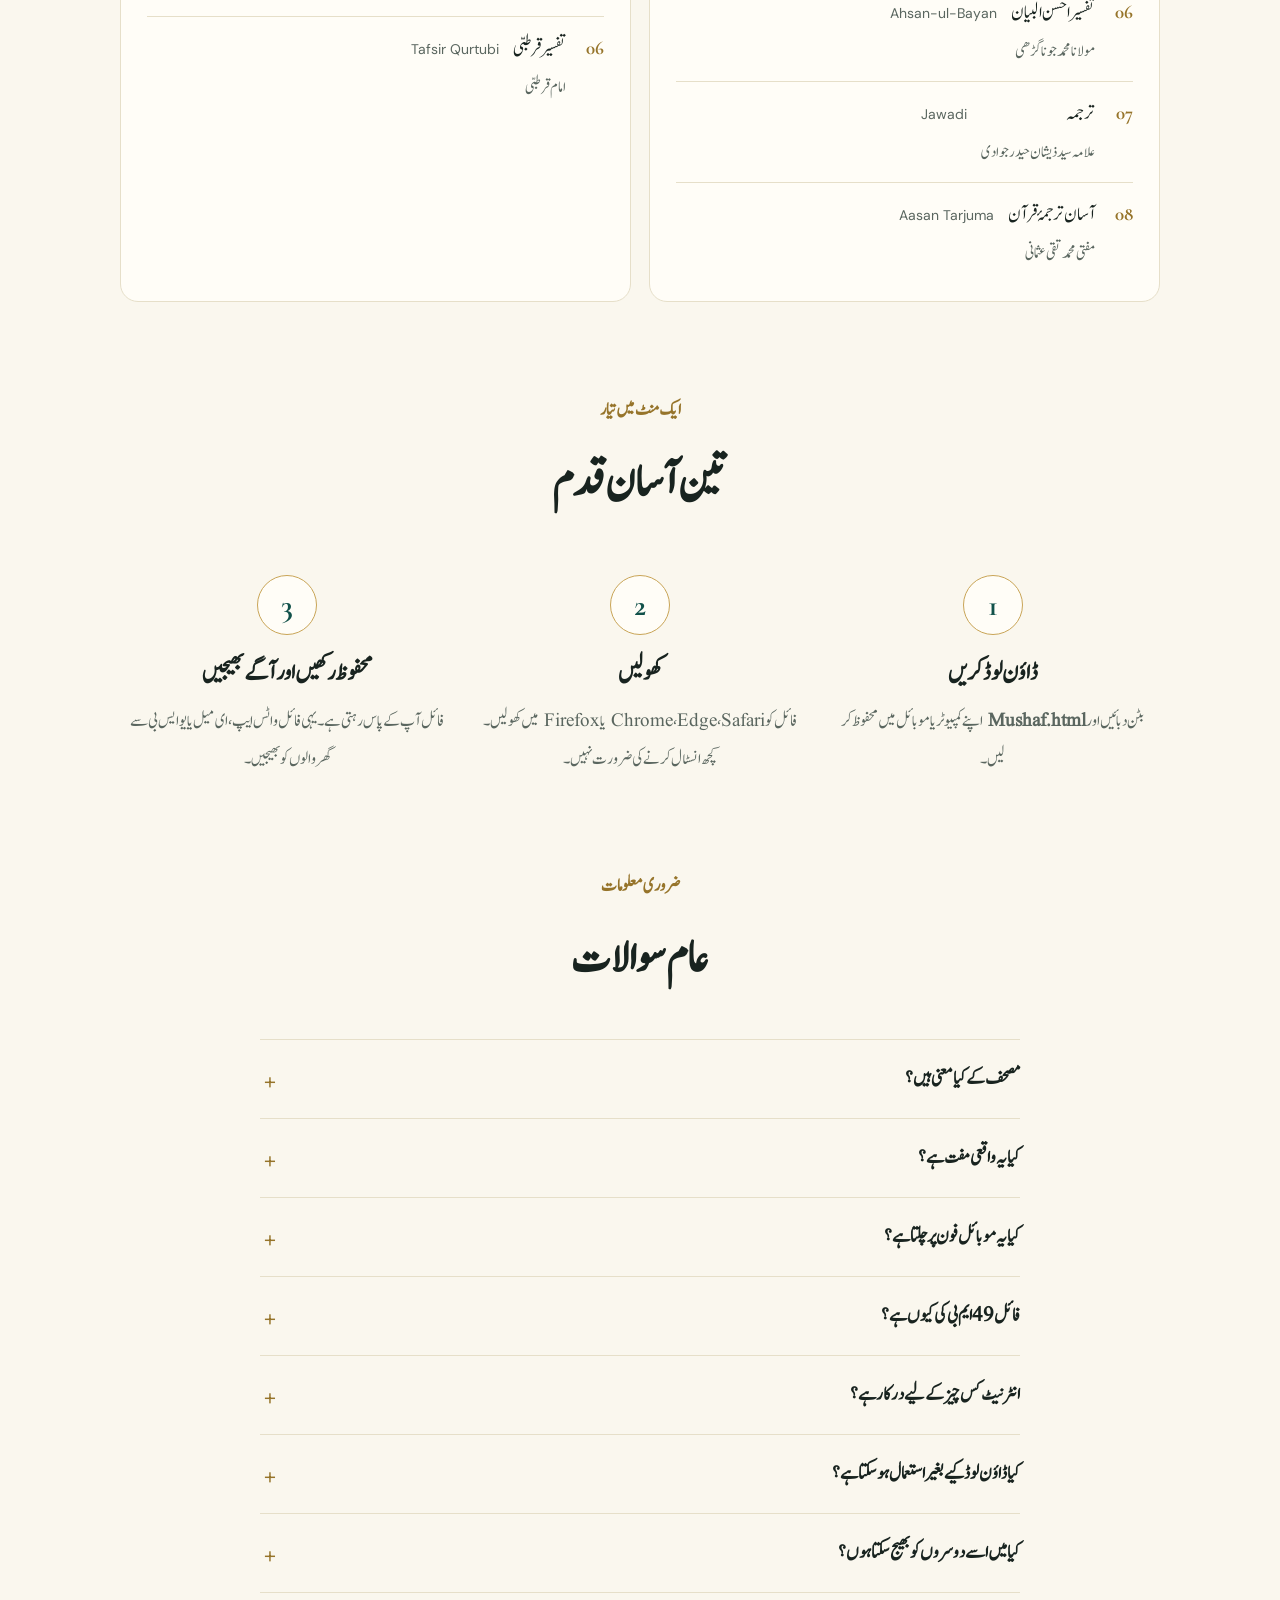
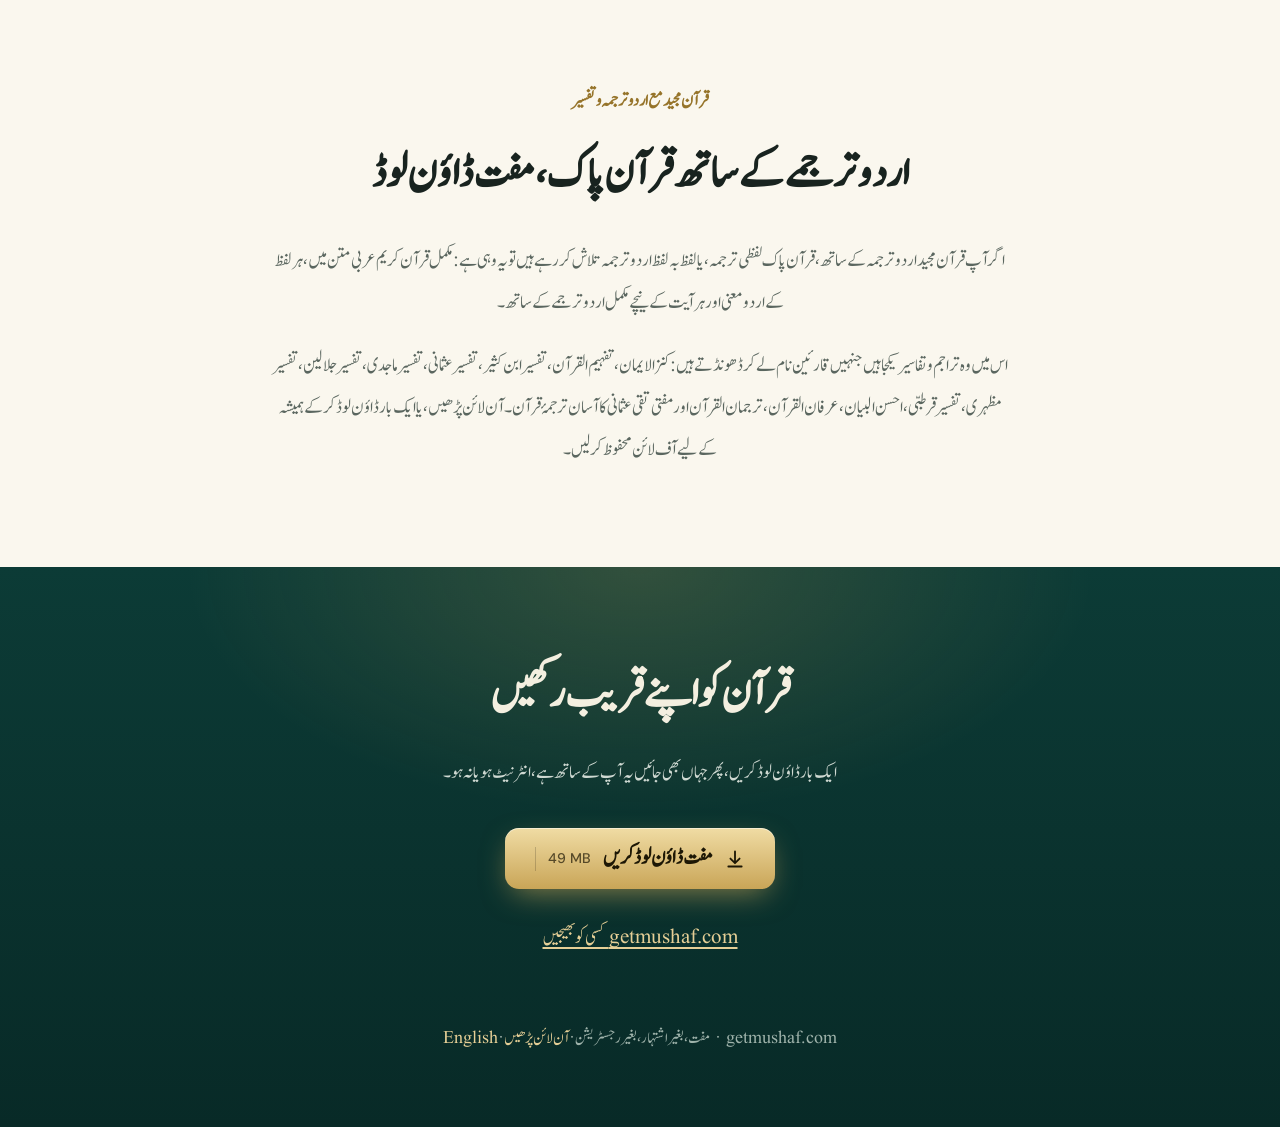
<file: ur/index.html>
<!doctype html>
<html lang="ur" dir="rtl">
<head>
<meta charset="utf-8">
<meta name="viewport" content="width=device-width, initial-scale=1">
<title>قرآن مجید اردو ترجمہ، لفظ بہ لفظ — مفت ڈاؤن لوڈ | Get Mushaf</title>
<meta name="description" content="مکمل قرآن مجید: عربی متن، لفظ بہ لفظ اردو معانی اور 14 تراجم و تفاسیر، جن میں کنزالایمان اور تفسیر ابن کثیر شامل ہیں۔ مفت، انٹرنیٹ کے بغیر۔">
<link rel="canonical" href="https://getmushaf.com/ur/">
<link rel="alternate" hreflang="en" href="https://getmushaf.com/">
<link rel="alternate" hreflang="ur" href="https://getmushaf.com/ur/">
<link rel="alternate" hreflang="x-default" href="https://getmushaf.com/">
<meta name="robots" content="index,follow,max-image-preview:large">
<link rel="icon" type="image/png" href="../assets/favicon.png">
<meta name="theme-color" content="#0c3b36">
<meta property="og:type" content="website">
<meta property="og:site_name" content="Get Mushaf">
<meta property="og:locale" content="ur_PK">
<meta property="og:locale:alternate" content="en_US">
<meta property="og:title" content="قرآن مجید اردو ترجمہ اور لفظ بہ لفظ معانی کے ساتھ — ایک مفت آف لائن فائل">
<meta property="og:description" content="عربی متن، لفظ بہ لفظ اردو معانی، 14 اردو تراجم و تفاسیر۔ موبائل، ٹیبلٹ اور کمپیوٹر پر یکساں آسان۔ ایک بار ڈاؤن لوڈ کریں، ہمیشہ پڑھیں۔">
<meta property="og:url" content="https://getmushaf.com/ur/">
<meta property="og:image" content="https://getmushaf.com/assets/og.jpg">
<meta property="og:image:width" content="1200">
<meta property="og:image:height" content="630">
<meta name="twitter:card" content="summary_large_image">
<link rel="preconnect" href="https://fonts.googleapis.com">
<link rel="preconnect" href="https://fonts.gstatic.com" crossorigin>
<link href="https://fonts.googleapis.com/css2?family=Cormorant+Garamond:wght@600;700&family=DM+Sans:opsz,wght@9..40,400;9..40,500;9..40,700&display=swap" rel="stylesheet">
<script type="application/ld+json">
{"@context": "https://schema.org", "@graph": [{"@type": "SoftwareApplication", "name": "قرآن فہم مصحف", "alternateName": "Quran Fahm Mushaf", "applicationCategory": "EducationalApplication", "operatingSystem": "Windows, macOS, Linux, Android, iOS (any web browser)", "offers": {"@type": "Offer", "price": "0", "priceCurrency": "USD"}, "isAccessibleForFree": true, "url": "https://getmushaf.com/ur/", "downloadUrl": "https://getmushaf.com/Mushaf.html", "fileSize": "49MB", "inLanguage": ["ar", "ur"], "image": "https://getmushaf.com/assets/og.jpg", "description": "مکمل آف لائن قرآن مجید ایک فائل میں: عربی متن، لفظ بہ لفظ اردو معانی اور 14 اردو تراجم و تفاسیر۔"}, {"@type": "FAQPage", "@id": "https://getmushaf.com/ur/#faq", "inLanguage": "ur", "mainEntity": [{"@type": "Question", "name": "مصحف کے کیا معنی ہیں؟", "acceptedAnswer": {"@type": "Answer", "text": "مصحف عربی کا لفظ ہے جس کا مطلب ہے لکھے ہوئے اوراق کا مجموعہ۔ اصطلاح میں قرآن مجید کے لکھے یا چھپے ہوئے مکمل نسخے کو مصحف کہا جاتا ہے۔ قرآن فہم مصحف اسی کا ایک ڈیجیٹل نسخہ ہے، جس میں عربی متن کے ساتھ لفظ بہ لفظ اردو معانی اور تراجم و تفاسیر شامل ہیں۔"}}, {"@type": "Question", "name": "کیا یہ واقعی مفت ہے؟", "acceptedAnswer": {"@type": "Answer", "text": "جی ہاں۔ نہ کوئی قیمت، نہ آزمائشی مدت، نہ اشتہار، نہ اکاؤنٹ۔ ڈاؤن لوڈ کریں، اپنے پاس رکھیں اور دوسروں تک پہنچائیں۔"}}, {"@type": "Question", "name": "کیا یہ موبائل فون پر چلتا ہے؟", "acceptedAnswer": {"@type": "Answer", "text": "جی ہاں۔ مصحف مکمل ریسپانسیو ہے، اس لیے چھوٹے موبائل، ٹیبلٹ اور بڑی اسکرین سب پر ترتیب خود درست ہو جاتی ہے۔ موبائل کے براؤزر میں آن لائن کھولیں، یا فائل ڈاؤن لوڈ کر کے کھول لیں۔"}}, {"@type": "Question", "name": "فائل 49 ایم بی کی کیوں ہے؟", "acceptedAnswer": {"@type": "Answer", "text": "کیونکہ سب کچھ اسی کے اندر ہے: مکمل عربی متن، لفظ بہ لفظ معانی، چودہ تراجم و تفاسیر اور فونٹ۔ اسی وجہ سے یہ انٹرنیٹ کے بغیر چلتا ہے۔"}}, {"@type": "Question", "name": "انٹرنیٹ کس چیز کے لیے درکار ہے؟", "acceptedAnswer": {"@type": "Answer", "text": "صرف تلاوت سننے کے لیے۔ متن، معانی، تراجم اور تفاسیر سب انٹرنیٹ کے بغیر دستیاب ہیں۔"}}, {"@type": "Question", "name": "کیا ڈاؤن لوڈ کیے بغیر استعمال ہو سکتا ہے؟", "acceptedAnswer": {"@type": "Answer", "text": "جی ہاں۔ آن لائن پڑھیں پر جائیں، مصحف براؤزر ہی میں کھل جائے گا۔ پہلی بار کھلنے میں کچھ وقت لگتا ہے کیونکہ پورا مصحف ایک ساتھ آتا ہے۔"}}, {"@type": "Question", "name": "کیا میں اسے دوسروں کو بھیج سکتا ہوں؟", "acceptedAnswer": {"@type": "Answer", "text": "ضرور۔ فائل خود بھیج دیں یا صرف getmushaf.com کا پتہ بتا دیں۔"}}]}]}
</script>
<link rel="preload" href="../assets/jameel-noori-nastaleeq.woff2" as="font" type="font/woff2" crossorigin>
<link rel="stylesheet" href="../assets/site.css">
</head>
<body>

<header class="hero">
  <div class="wrap">
    <nav class="nav">
      <a class="logo" href="/ur/"><img src="../assets/logo.png" alt="" width="42" height="46"><span>Get<b>Mushaf</b></span></a>
      <div class="links"><a class="mini plain en" href="/" lang="en" hreflang="en">English</a><a class="mini" href="../Mushaf.html" target="_blank" rel="noopener">آن لائن پڑھیں</a></div>
    </nav>

    <div class="hero-body">
      <h1 class="rise d1"><span class="kicker">قرآن مجید · اردو ترجمہ · لفظ بہ لفظ</span>مکمل قرآن مجید<br><em>ایک فائل میں، ہمیشہ آپ کے پاس</em></h1>
      <p class="lede rise d2">عربی متن، <strong>لفظ بہ لفظ اردو معانی</strong> اور <strong>14 اردو تراجم و تفاسیر</strong>، سب ایک ہی فائل میں۔ ایک بار ڈاؤن لوڈ کریں اور موبائل، ٹیبلٹ یا کمپیوٹر پر انٹرنیٹ کے بغیر بھی پڑھیں۔</p>

      <div class="cta rise d3">
        <a class="btn gold" href="../Mushaf.html" download="Mushaf.html">
          <svg viewBox="0 0 24 24" fill="none" stroke="currentColor" stroke-width="2.2" stroke-linecap="round" stroke-linejoin="round" aria-hidden="true"><path d="M12 3v13M6.5 11.5 12 17l5.5-5.5M4 21h16"/></svg>
          مفت ڈاؤن لوڈ کریں <small>49 MB</small>
        </a>
        <a class="btn ghost" href="../Mushaf.html" target="_blank" rel="noopener">پہلے آن لائن دیکھیں</a>
      </div>

      <ul class="trust rise d4">
        <li>ہمیشہ مفت</li>
        <li>کوئی اشتہار نہیں</li>
        <li>رجسٹریشن نہیں</li>
        <li>انسٹال کرنے کی ضرورت نہیں</li>
        <li>موبائل، ٹیبلٹ اور کمپیوٹر</li>
      </ul>
    </div>
  </div>
</header>

<div class="shot rise d5">
  <div class="frame">
    <div class="bar"><i></i><i></i><i></i><span dir="ltr">Mushaf.html</span></div>
    <div class="view"><img src="../assets/app.webp" width="1200" height="1400" alt="براؤزر میں کھلا ہوا مصحف: سورۃ الفاتحہ کا عربی متن، لفظ بہ لفظ اردو معانی اور ہر آیت کے نیچے اردو ترجمہ۔"></div>
  </div>
</div>

<main>
  <div class="wrap">
    <div class="numbers">
      <div><b>114</b><span>مکمل سورتیں</span></div>
      <div><b>30</b><span>پارے</span></div>
      <div><b>14</b><span>اردو تراجم و تفاسیر</span></div>
      <div><b>1</b><span>فائل</span></div>
    </div>
  </div>

  <section>
    <div class="wrap split">
      <div>
        <div class="eyebrow">صرف تلاوت نہیں، فہم بھی</div>
        <h2>ہر لفظ کے نیچے اس کا مطلب</h2>
        <p>ہر آیت لفظ بہ لفظ ترتیب دی گئی ہے اور ہر عربی لفظ کے عین نیچے اس کا اردو مطلب درج ہے۔ نیچے مکمل ترجمہ پڑھیں، اور جب مزید گہرائی میں جانا ہو تو تفسیر کھول لیں۔</p>
        <ul class="ticks">
          <li>پورے قرآن کے لفظ بہ لفظ اردو معانی</li>
          <li>ترجمہ یا تفسیر کسی بھی وقت تبدیل کریں</li>
          <li>عربی، لفظی معانی اور ترجمہ الگ الگ دکھائیں یا چھپائیں</li>
        </ul>
      </div>
      <div class="pic"><img src="../assets/words.webp" width="1140" height="380" loading="lazy" alt="سورۃ الفاتحہ کی ایک آیت لفظ بہ لفظ: ہر عربی لفظ کے نیچے اردو مطلب اور نیچے مکمل اردو ترجمہ۔"></div>
    </div>
  </section>

  <section>
    <div class="wrap split rev">
      <div class="phone"><img src="../assets/phone.webp" width="500" height="1040" loading="lazy" alt="موبائل اسکرین پر مصحف: وہی عربی متن، لفظ بہ لفظ معانی اور ترجمہ چھوٹی اسکرین کے مطابق ترتیب میں۔"></div>
      <div>
        <div class="eyebrow">موبائل، ٹیبلٹ، لیپ ٹاپ</div>
        <h2>ہر اسکرین پر یکساں آسان</h2>
        <p>مصحف آپ کی اسکرین کے مطابق خود کو ڈھال لیتا ہے۔ چھوٹے موبائل پر آیات، لفظی معانی اور بٹن خود بخود ترتیب بدل لیتے ہیں، کچھ کٹتا نہیں اور دائیں بائیں سرکانا نہیں پڑتا۔ بڑی اسکرین پر یہی صفحہ کشادہ ہو کر کھلتا ہے۔</p>
        <ul class="ticks">
          <li>چھوٹے موبائل پر بھی اتنا ہی آسان جتنا کمپیوٹر پر</li>
          <li>بٹن اور مینو انگلی سے چلانے کے لیے موزوں</li>
          <li>عربی یا اردو کا سائز ایک ٹچ سے بڑا کریں</li>
          <li>تمام آلات کے لیے ایک ہی فائل</li>
        </ul>
      </div>
    </div>
  </section>

  <section>
    <div class="wrap">
      <div class="center">
        <div class="eyebrow">اس میں کیا ہے</div>
        <h2>یکسوئی سے مطالعے کے لیے</h2>
        <p class="intro">نہ اشتہار، نہ نوٹیفکیشن، نہ اکاؤنٹ۔ صرف کتابِ الٰہی اور اسے سمجھنے کے ذرائع۔</p>
      </div>
      <div class="grid">
        <div class="feat">
          <div class="ico"><svg viewBox="0 0 24 24" fill="none" stroke="currentColor" stroke-width="1.7" stroke-linecap="round" stroke-linejoin="round" aria-hidden="true"><path d="M12 6.5C10 5 7 4.5 3.5 5v13c3.5-.5 6.5 0 8.5 1.5 2-1.5 5-2 8.5-1.5V5C17 4.5 14 5 12 6.5ZM12 6.5v13"/></svg></div>
          <h3>مکمل عربی متن</h3>
          <p>تمام 114 سورتیں، مجمع الملک فہد، مدینہ منورہ کے متن سے آیت بہ آیت تصدیق شدہ۔</p>
        </div>
        <div class="feat">
          <div class="ico"><svg viewBox="0 0 24 24" fill="none" stroke="currentColor" stroke-width="1.7" stroke-linecap="round" stroke-linejoin="round" aria-hidden="true"><path d="M12 3v12M7.5 11 12 15.5 16.5 11M4 20h16"/></svg></div>
          <h3>انٹرنیٹ کے بغیر</h3>
          <p>متن، معانی، تراجم، تفاسیر اور فونٹ سب فائل کے اندر ہیں۔ سفر میں ہوں یا گاؤں میں، کہیں بھی کھولیں۔</p>
        </div>
        <div class="feat">
          <div class="ico"><svg viewBox="0 0 24 24" fill="none" stroke="currentColor" stroke-width="1.7" stroke-linecap="round" stroke-linejoin="round" aria-hidden="true"><rect x="2.5" y="5" width="13" height="10" rx="1.5"/><path d="M6 19h6M9 15v4"/><rect x="15.5" y="9" width="6" height="11" rx="1.5"/></svg></div>
          <h3>ہر اسکرین کے مطابق</h3>
          <p>مکمل ریسپانسیو۔ چھوٹے موبائل، ٹیبلٹ یا بڑی اسکرین، ہر جگہ یکساں سہولت سے پڑھا جاتا ہے۔</p>
        </div>
        <div class="feat">
          <div class="ico"><svg viewBox="0 0 24 24" fill="none" stroke="currentColor" stroke-width="1.7" stroke-linecap="round" stroke-linejoin="round" aria-hidden="true"><path d="M4 9v6h4l5 4V5L8 9H4ZM16.5 9a4 4 0 0 1 0 6M19 6.5a8 8 0 0 1 0 11"/></svg></div>
          <h3>پڑھتے ہوئے سنیں</h3>
          <p>اپنی پسند کے قاری کی آواز میں کوئی بھی آیت سنیں، صفحات خود بخود آگے بڑھتے ہیں۔ دہرانے کے بٹن سے ایک ہی آیت بار بار سنیں، حفظ کے لیے بہترین۔ تلاوت کے لیے انٹرنیٹ درکار ہے۔</p>
        </div>
        <div class="feat">
          <div class="ico"><svg viewBox="0 0 24 24" fill="none" stroke="currentColor" stroke-width="1.7" stroke-linecap="round" stroke-linejoin="round" aria-hidden="true"><path d="M4 6h16M4 12h10M4 18h13"/><circle cx="19" cy="12" r="1.6"/></svg></div>
          <h3>مطلوبہ مقام فوراً</h3>
          <p>سورۃ، پارہ یا مصحف کے صفحے کے لحاظ سے جائیں، یا مطالعے کے لیے آیات کی حد خود مقرر کریں۔</p>
        </div>
        <div class="feat">
          <div class="ico"><svg viewBox="0 0 24 24" fill="none" stroke="currentColor" stroke-width="1.7" stroke-linecap="round" stroke-linejoin="round" aria-hidden="true"><path d="M3 18 8 6l5 12M4.8 14h6.4M15 18l3-7 3 7M16 16h4"/></svg></div>
          <h3>آرام دہ حروف</h3>
          <p>عربی اور اردو کا سائز الگ الگ بڑا یا چھوٹا کریں، اپنی نظر اور اسکرین کے مطابق۔</p>
        </div>
        <div class="feat">
          <div class="ico"><svg viewBox="0 0 24 24" fill="none" stroke="currentColor" stroke-width="1.7" stroke-linecap="round" stroke-linejoin="round" aria-hidden="true"><path d="M12 3 4.5 6v5.5c0 4.6 3 7.9 7.5 9.5 4.5-1.6 7.5-4.9 7.5-9.5V6L12 3Z"/><path d="m9 12 2.2 2.2L15.5 10"/></svg></div>
          <h3>مکمل رازداری</h3>
          <p>نہ اکاؤنٹ، نہ اشتہار، نہ لاگ اِن۔ فائل آپ کے اپنے آلے پر چلتی ہے اور آپ سے کچھ نہیں مانگتی۔</p>
        </div>
        <div class="feat">
          <div class="ico"><svg viewBox="0 0 24 24" fill="none" stroke="currentColor" stroke-width="1.7" stroke-linecap="round" stroke-linejoin="round" aria-hidden="true"><path d="M6 3.5h12v17l-6-4.5-6 4.5v-17Z"/></svg></div>
          <h3>جہاں چھوڑا وہیں سے</h3>
          <p>آپ کا مقام، منتخب ترجمہ، قاری اور حروف کا سائز یاد رہتا ہے، اگلی بار وہیں سے شروع کریں۔</p>
        </div>
        <div class="feat">
          <div class="ico"><svg viewBox="0 0 24 24" fill="none" stroke="currentColor" stroke-width="1.7" stroke-linecap="round" stroke-linejoin="round" aria-hidden="true"><path d="M2.5 12S6 5.5 12 5.5 21.5 12 21.5 12 18 18.5 12 18.5 2.5 12 2.5 12Z"/><circle cx="12" cy="12" r="2.8"/></svg></div>
          <h3>صرف وہی جو درکار ہو</h3>
          <p>عربی متن، لفظ بہ لفظ معانی اور ترجمہ میں سے جو چاہیں دکھائیں: تلاوت کے لیے صرف عربی، مطالعے کے لیے سب کچھ۔</p>
        </div>
      </div>
    </div>
  </section>

  <section>
    <div class="wrap">
      <div class="center">
        <div class="eyebrow">ایک مکمل کتب خانہ</div>
        <h2>چودہ معتبر تراجم و تفاسیر، ایک ساتھ</h2>
        <p class="intro">وہ ترجمہ منتخب کریں جس سے آپ مانوس ہیں، یا ایک ہی آیت پر مختلف اہلِ علم کو ساتھ ساتھ پڑھیں۔</p>
      </div>
      <div class="library">
        <div class="shelf">
          <h3>تراجم</h3>
          <ol>
            <li><div><b>فتح محمد جالندھری</b></div><i>Fateh Muhammad Jalandhari</i></li>
            <li><div><b>کنزالایمان</b><span>امام احمد رضا خان</span></div><i>Kanzul Iman</i></li>
            <li><div><b>ترجمان القرآن</b><span>مولانا ابوالکلام آزاد</span></div><i>Tarjuman-ul-Quran</i></li>
            <li><div><b>عرفان القرآن</b><span>ڈاکٹر طاہر القادری</span></div><i>Irfan-ul-Quran</i></li>
            <li><div><b>تفہیم القرآن</b><span>مولانا سید ابوالاعلیٰ مودودی</span></div><i>Tafheem-ul-Quran</i></li>
            <li><div><b>تفسیر احسن البیان</b><span>مولانا محمد جوناگڑھی</span></div><i>Ahsan-ul-Bayan</i></li>
            <li><div><b>ترجمہ</b><span>علامہ سید ذیشان حیدر جوادی</span></div><i>Jawadi</i></li>
            <li><div><b>آسان ترجمۂ قرآن</b><span>مفتی محمد تقی عثمانی</span></div><i>Aasan Tarjuma</i></li>
          </ol>
        </div>
        <div class="shelf">
          <h3>ترجمہ و تفسیر</h3>
          <ol>
            <li><div><b>تفسیر عثمانی</b><span>مولانا شبیر احمد عثمانی</span></div><i>Tafsir Usmani</i></li>
            <li><div><b>تفسیر ماجدی</b><span>مولانا عبدالماجد دریابادی</span></div><i>Tafsir Majidi</i></li>
            <li><div><b>تفسیر جلالین</b><span>امام محلی و امام سیوطی</span></div><i>Tafsir Jalalain</i></li>
            <li><div><b>تفسیر مظہری</b><span>قاضی ثناء اللہ پانی پتی</span></div><i>Tafsir Mazhari</i></li>
            <li><div><b>تفسیر ابن کثیر</b><span>حافظ ابن کثیر</span></div><i>Tafsir Ibn Kathir</i></li>
            <li><div><b>تفسیر قرطبی</b><span>امام قرطبی</span></div><i>Tafsir Qurtubi</i></li>
          </ol>
        </div>
      </div>
    </div>
  </section>

  <section>
    <div class="wrap center">
      <div class="eyebrow">ایک منٹ میں تیار</div>
      <h2>تین آسان قدم</h2>
      <div class="steps">
        <div class="step"><h3>ڈاؤن لوڈ کریں</h3><p>بٹن دبائیں اور <b dir="ltr">Mushaf.html</b> اپنے کمپیوٹر یا موبائل میں محفوظ کر لیں۔</p></div>
        <div class="step"><h3>کھولیں</h3><p>فائل کو Chrome، Edge، Safari یا Firefox میں کھولیں۔ کچھ انسٹال کرنے کی ضرورت نہیں۔</p></div>
        <div class="step"><h3>محفوظ رکھیں اور آگے بھیجیں</h3><p>فائل آپ کے پاس رہتی ہے۔ یہی فائل واٹس ایپ، ای میل یا یو ایس بی سے گھر والوں کو بھیجیں۔</p></div>
      </div>
    </div>
  </section>

  <section>
    <div class="wrap">
      <div class="center">
        <div class="eyebrow">ضروری معلومات</div>
        <h2>عام سوالات</h2>
      </div>
      <div class="faq">
        <details>
          <summary>مصحف کے کیا معنی ہیں؟</summary>
          <p>مصحف عربی کا لفظ ہے جس کا مطلب ہے لکھے ہوئے اوراق کا مجموعہ۔ اصطلاح میں قرآن مجید کے لکھے یا چھپے ہوئے مکمل نسخے کو مصحف کہا جاتا ہے۔ قرآن فہم مصحف اسی کا ایک ڈیجیٹل نسخہ ہے، جس میں عربی متن کے ساتھ لفظ بہ لفظ اردو معانی اور تراجم و تفاسیر شامل ہیں۔</p>
        </details>
        <details>
          <summary>کیا یہ واقعی مفت ہے؟</summary>
          <p>جی ہاں۔ نہ کوئی قیمت، نہ آزمائشی مدت، نہ اشتہار، نہ اکاؤنٹ۔ ڈاؤن لوڈ کریں، اپنے پاس رکھیں اور دوسروں تک پہنچائیں۔</p>
        </details>
        <details>
          <summary>کیا یہ موبائل فون پر چلتا ہے؟</summary>
          <p>جی ہاں۔ مصحف مکمل ریسپانسیو ہے، اس لیے چھوٹے موبائل، ٹیبلٹ اور بڑی اسکرین سب پر ترتیب خود درست ہو جاتی ہے۔ موبائل کے براؤزر میں آن لائن کھولیں، یا فائل ڈاؤن لوڈ کر کے کھول لیں۔</p>
        </details>
        <details>
          <summary>فائل 49 ایم بی کی کیوں ہے؟</summary>
          <p>کیونکہ سب کچھ اسی کے اندر ہے: مکمل عربی متن، لفظ بہ لفظ معانی، چودہ تراجم و تفاسیر اور فونٹ۔ اسی وجہ سے یہ انٹرنیٹ کے بغیر چلتا ہے۔</p>
        </details>
        <details>
          <summary>انٹرنیٹ کس چیز کے لیے درکار ہے؟</summary>
          <p>صرف تلاوت سننے کے لیے۔ متن، معانی، تراجم اور تفاسیر سب انٹرنیٹ کے بغیر دستیاب ہیں۔</p>
        </details>
        <details>
          <summary>کیا ڈاؤن لوڈ کیے بغیر استعمال ہو سکتا ہے؟</summary>
          <p>جی ہاں۔ <a href="../Mushaf.html" target="_blank" rel="noopener">آن لائن پڑھیں</a> پر جائیں، مصحف براؤزر ہی میں کھل جائے گا۔ پہلی بار کھلنے میں کچھ وقت لگتا ہے کیونکہ پورا مصحف ایک ساتھ آتا ہے۔</p>
        </details>
        <details>
          <summary>کیا میں اسے دوسروں کو بھیج سکتا ہوں؟</summary>
          <p>ضرور۔ فائل خود بھیج دیں یا صرف getmushaf.com کا پتہ بتا دیں۔</p>
        </details>
      </div>
    </div>
  </section>

  <section>
    <div class="wrap also">
      <div class="eyebrow">قرآن مجید مع اردو ترجمہ و تفسیر</div>
      <h2>اردو ترجمے کے ساتھ قرآن پاک، مفت ڈاؤن لوڈ</h2>
      <p>اگر آپ قرآن مجید اردو ترجمہ کے ساتھ، قرآن پاک لفظی ترجمہ، یا لفظ بہ لفظ اردو ترجمہ تلاش کر رہے ہیں تو یہ وہی ہے: مکمل قرآن کریم عربی متن میں، ہر لفظ کے اردو معنی اور ہر آیت کے نیچے مکمل اردو ترجمے کے ساتھ۔</p>
      <p>اس میں وہ تراجم و تفاسیر یکجا ہیں جنہیں قارئین نام لے کر ڈھونڈتے ہیں: کنزالایمان، تفہیم القرآن، تفسیر ابن کثیر، تفسیر عثمانی، تفسیر ماجدی، تفسیر جلالین، تفسیر مظہری، تفسیر قرطبی، احسن البیان، عرفان القرآن، ترجمان القرآن اور مفتی تقی عثمانی کا آسان ترجمۂ قرآن۔ آن لائن پڑھیں، یا ایک بار ڈاؤن لوڈ کر کے ہمیشہ کے لیے آف لائن محفوظ کر لیں۔</p>
    </div>
  </section>

  <div class="closing">
    <div class="wrap">
      <h2>قرآن کو اپنے قریب رکھیں</h2>
      <p>ایک بار ڈاؤن لوڈ کریں، پھر جہاں بھی جائیں یہ آپ کے ساتھ ہے، انٹرنیٹ ہو یا نہ ہو۔</p>
      <div class="cta">
        <a class="btn gold" href="../Mushaf.html" download="Mushaf.html">
          <svg viewBox="0 0 24 24" fill="none" stroke="currentColor" stroke-width="2.2" stroke-linecap="round" stroke-linejoin="round" aria-hidden="true"><path d="M12 3v13M6.5 11.5 12 17l5.5-5.5M4 21h16"/></svg>
          مفت ڈاؤن لوڈ کریں <small>49 MB</small>
        </a>
      </div>
      <button class="share" id="share" type="button">getmushaf.com کسی کو بھیجیں</button>
      <footer><span dir="ltr">getmushaf.com</span> · مفت، بغیر اشتہار، بغیر رجسٹریشن · <a href="../Mushaf.html" target="_blank" rel="noopener">آن لائن پڑھیں</a> · <a href="/" lang="en" hreflang="en">English</a></footer>
    </div>
  </div>
</main>

<script>
  document.getElementById('share').addEventListener('click', async function () {
    var data = { title: 'قرآن فہم مصحف', text: 'مکمل قرآن مجید، لفظ بہ لفظ اردو معانی اور 14 تراجم و تفاسیر کے ساتھ، ایک مفت آف لائن فائل میں۔', url: 'https://getmushaf.com/ur/' };
    try {
      if (navigator.share) { await navigator.share(data); return; }
      await navigator.clipboard.writeText(data.url);
      this.textContent = 'لنک کاپی ہو گیا۔ کہیں بھی پیسٹ کر کے بھیجیں۔';
    } catch (e) { /* share sheet dismissed */ }
  });
</script>
</body>
</html>
</file>
<file: assets/site.css>
:root {
    --teal-900:#082a27; --teal-800:#0c3b36; --teal-700:#11514a; --teal-600:#17695f;
    --gold:#c9a557; --gold-soft:#e6cf96; --gold-deep:#96742a;
    --bg:#faf7ee; --card:#fffdf7; --ink:#18231f; --muted:#5a665f; --line:#e6dfc9;
    --accent:#11514a; --shadow:0 24px 60px -24px rgba(8,42,39,.45);
    --display:"Cormorant Garamond",Georgia,"Times New Roman",serif;
    --body:"DM Sans","Segoe UI",system-ui,sans-serif;
  }
  @media (prefers-color-scheme: dark) {
    :root { --bg:#0b1513; --card:#111e1b; --ink:#ece8da; --muted:#9fada6; --line:#22332f; --accent:#6fc7b4; --gold-deep:#d8b96e; --shadow:0 24px 60px -24px rgba(0,0,0,.8); }
  }
  * { box-sizing:border-box; }
  html { scroll-behavior:smooth; }
  body { margin:0; background:var(--bg); color:var(--ink); font-family:var(--body); font-size:17px; line-height:1.65; -webkit-font-smoothing:antialiased; }
  img { max-width:100%; height:auto; display:block; }
  a { color:inherit; }
  .wrap { max-width:1080px; margin:0 auto; padding:0 20px; }

  /* ---------- hero ---------- */
  .hero { position:relative; color:#f4efe0; background:
      radial-gradient(900px 480px at 82% -10%, rgba(201,165,87,.22), transparent 60%),
      radial-gradient(700px 500px at 0% 100%, rgba(23,105,95,.65), transparent 65%),
      linear-gradient(160deg, var(--teal-900), var(--teal-800) 55%, #0a312d);
    overflow:hidden; padding-bottom:210px; }
  .hero::before { content:""; position:absolute; inset:0; opacity:.13; pointer-events:none;
    background-image:url("data:image/svg+xml,%3Csvg xmlns='http://www.w3.org/2000/svg' width='96' height='96' viewBox='0 0 96 96'%3E%3Cg fill='none' stroke='%23e6cf96' stroke-width='1'%3E%3Cpath d='M48 8l11.7 28.3L88 48 59.7 59.7 48 88 36.3 59.7 8 48l28.3-11.7z'/%3E%3Cpath d='M19.7 19.7L48 31.4l28.3-11.7L64.6 48l11.7 28.3L48 64.6 19.7 76.3 31.4 48z'/%3E%3Ccircle cx='48' cy='48' r='9'/%3E%3Cpath d='M0 0l8 8M96 0l-8 8M0 96l8-8M96 96l-8-8'/%3E%3C/g%3E%3C/svg%3E");
    -webkit-mask-image:linear-gradient(180deg,#000 0%,transparent 85%); mask-image:linear-gradient(180deg,#000 0%,transparent 85%); }
  .nav { position:relative; display:flex; align-items:center; justify-content:space-between; padding:22px 0; }
  .logo { display:flex; align-items:center; gap:12px; text-decoration:none; font-family:var(--display); font-size:26px; font-weight:700; letter-spacing:.2px; }
  .logo img { width:42px; height:auto; }
  .logo span b { color:var(--gold-soft); font-weight:700; }
  .nav a.mini { font-size:15px; text-decoration:none; color:var(--gold-soft); border:1px solid rgba(230,207,150,.45); padding:8px 16px; border-radius:999px; transition:background .2s,color .2s; }
  .nav a.mini:hover { background:var(--gold-soft); color:var(--teal-900); }

  .hero-body { position:relative; text-align:center; padding:54px 0 0; max-width:820px; margin:0 auto; }
  .kicker { display:flex; justify-content:center; font-family:var(--body); font-weight:500; line-height:1.4; align-items:center; gap:10px; font-size:13px; letter-spacing:.2em; text-transform:uppercase; color:var(--gold-soft); margin-bottom:18px; }
  .kicker::before, .kicker::after { content:""; width:34px; height:1px; background:linear-gradient(90deg,transparent,var(--gold)); }
  .kicker::after { transform:scaleX(-1); }
  h1 { font-family:var(--display); font-weight:600; font-size:clamp(44px,8.4vw,86px); line-height:1.02; margin:0; letter-spacing:-.5px; }
  h1 em { font-style:italic; font-weight:500; color:var(--gold-soft); }
  .lede { font-size:clamp(17px,2.2vw,20px); color:#cfd9d2; max-width:640px; margin:22px auto 0; }
  .lede strong { color:#fff; font-weight:500; }

  .cta { display:flex; flex-wrap:wrap; gap:14px; justify-content:center; margin-top:34px; }
  .btn { display:inline-flex; align-items:center; gap:12px; text-decoration:none; font-weight:700; font-size:18px; padding:16px 30px; border-radius:14px; transition:transform .15s, box-shadow .2s, background .2s; }
  .btn:active { transform:translateY(1px); }
  .btn.gold { color:#1d1705; background:linear-gradient(180deg,#f0dca4,var(--gold)); box-shadow:0 10px 30px -8px rgba(201,165,87,.7), inset 0 1px 0 rgba(255,255,255,.5); }
  .btn.gold:hover { transform:translateY(-2px); box-shadow:0 16px 36px -8px rgba(201,165,87,.85), inset 0 1px 0 rgba(255,255,255,.5); }
  .btn.gold small { font-weight:500; font-size:14px; opacity:.7; border-inline-start:1px solid rgba(0,0,0,.25); padding-inline-start:12px; }
  .btn.ghost { color:#f4efe0; border:1px solid rgba(244,239,224,.35); }
  .btn.ghost:hover { background:rgba(244,239,224,.1); }
  .btn svg { width:20px; height:20px; flex:none; }
  .btn:focus-visible, a:focus-visible, button:focus-visible, summary:focus-visible { outline:3px solid var(--gold); outline-offset:3px; }

  .trust { list-style:none; display:flex; flex-wrap:wrap; justify-content:center; gap:8px 26px; padding:0; margin:28px 0 0; font-size:15px; color:#cfd9d2; }
  .trust li::before { content:"✦"; color:var(--gold); margin-inline-end:8px; font-size:12px; }

  /* ---------- screenshot ---------- */
  .shot { position:relative; margin:-170px auto 0; max-width:960px; padding:0 20px; }
  .frame { border-radius:16px; overflow:hidden; background:#e9edea; box-shadow:var(--shadow), 0 0 0 1px rgba(201,165,87,.35); }
  .bar { display:flex; align-items:center; gap:7px; padding:11px 14px; background:#dfe5e1; }
  .bar i { width:11px; height:11px; border-radius:50%; background:#b9c3bd; }
  .bar span { margin-inline-start:10px; flex:1; max-width:340px; font-size:12.5px; color:#55625c; background:#f3f6f4; border-radius:7px; padding:4px 12px; white-space:nowrap; overflow:hidden; text-overflow:ellipsis; }
  .frame .view { max-height:560px; overflow:hidden; position:relative; }
  .frame .view::after { content:""; position:absolute; left:0; right:0; bottom:0; height:90px; background:linear-gradient(transparent, rgba(8,42,39,.18)); }

  /* ---------- sections ---------- */
  section { padding:88px 0 0; }
  .eyebrow { font-size:13px; letter-spacing:.2em; text-transform:uppercase; color:var(--gold-deep); font-weight:700; }
  h2 { font-family:var(--display); font-weight:600; font-size:clamp(34px,5vw,52px); line-height:1.1; margin:10px 0 14px; letter-spacing:-.3px; }
  .intro { color:var(--muted); max-width:620px; margin:0; }
  .center { text-align:center; } .center .intro { margin:0 auto; }

  .numbers { display:grid; grid-template-columns:repeat(4,1fr); gap:0; margin-top:64px; border:1px solid var(--line); border-radius:18px; background:var(--card); overflow:hidden; }
  .numbers div { padding:26px 12px; text-align:center; border-inline-start:1px solid var(--line); }
  .numbers div:first-child { border-inline-start:0; }
  .numbers b { display:block; font-family:var(--display); font-size:clamp(34px,5vw,50px); font-weight:700; line-height:1; color:var(--accent); }
  .numbers span { font-size:14px; color:var(--muted); }

  .split { display:grid; grid-template-columns:1fr 1.15fr; gap:48px; align-items:center; }
  .split .pic { border-radius:16px; overflow:hidden; border:1px solid var(--line); box-shadow:var(--shadow); background:#fff; }
  .split p { color:var(--muted); }
  .split.rev { grid-template-columns:.8fr 1.2fr; }
  .phone { width:min(300px,78vw); margin:0 auto; padding:10px; border-radius:42px; background:linear-gradient(160deg,#17302c,#071916); box-shadow:var(--shadow), 0 0 0 1px rgba(201,165,87,.5); position:relative; }
  .phone::before { content:""; position:absolute; top:18px; left:50%; width:64px; height:6px; margin-left:-32px; border-radius:6px; background:rgba(7,25,22,.55); z-index:1; }
  .phone img { border-radius:32px; max-height:560px; width:100%; object-fit:cover; object-position:top; }
  .ticks { list-style:none; padding:0; margin:18px 0 0; }
  .ticks li { padding-inline-start:30px; position:relative; margin:9px 0; }
  .ticks li::before { content:""; position:absolute; inset-inline-start:0; top:.42em; width:16px; height:16px; border-radius:50%; background:var(--gold); -webkit-mask:url("data:image/svg+xml,%3Csvg xmlns='http://www.w3.org/2000/svg' viewBox='0 0 16 16'%3E%3Cpath d='M8 0a8 8 0 100 16A8 8 0 008 0zm3.7 6.2l-4.2 4.6a.8.8 0 01-1.1 0L4.3 8.7a.8.8 0 011.1-1.1l1.5 1.5 3.6-4a.8.8 0 011.2 1.1z'/%3E%3C/svg%3E") center/contain no-repeat; mask:url("data:image/svg+xml,%3Csvg xmlns='http://www.w3.org/2000/svg' viewBox='0 0 16 16'%3E%3Cpath d='M8 0a8 8 0 100 16A8 8 0 008 0zm3.7 6.2l-4.2 4.6a.8.8 0 01-1.1 0L4.3 8.7a.8.8 0 011.1-1.1l1.5 1.5 3.6-4a.8.8 0 011.2 1.1z'/%3E%3C/svg%3E") center/contain no-repeat; }

  .grid { display:grid; grid-template-columns:repeat(3,1fr); gap:18px; margin-top:40px; }
  .feat { background:var(--card); border:1px solid var(--line); border-radius:18px; padding:26px 24px; transition:transform .2s, border-color .2s; }
  .feat:hover { transform:translateY(-3px); border-color:var(--gold); }
  .feat .ico { width:46px; height:46px; border-radius:12px; display:grid; place-items:center; background:linear-gradient(150deg,var(--teal-700),var(--teal-900)); color:var(--gold-soft); margin-bottom:16px; }
  .feat .ico svg { width:24px; height:24px; }
  .feat h3 { font-family:var(--display); font-size:25px; font-weight:700; line-height:1.15; margin:0 0 6px; }
  .feat p { margin:0; color:var(--muted); font-size:15.5px; }

  .library { margin-top:40px; display:grid; grid-template-columns:1fr 1fr; gap:18px; }
  .shelf { background:var(--card); border:1px solid var(--line); border-radius:18px; padding:26px 26px 18px; }
  .shelf h3 { font-size:13px; letter-spacing:.18em; text-transform:uppercase; color:var(--gold-deep); margin:0 0 10px; }
  .shelf ol { list-style:none; padding:0; margin:0; counter-reset:n; }
  .shelf li { counter-increment:n; display:flex; gap:14px; padding:11px 0; border-top:1px solid var(--line); align-items:baseline; }
  .shelf li::before { content:counter(n, decimal-leading-zero); font-family:var(--display); font-size:19px; color:var(--gold-deep); font-weight:700; min-width:24px; }
  .shelf li b { font-weight:500; }
  .shelf li span { color:var(--muted); font-size:14.5px; display:block; }

  .steps { display:grid; grid-template-columns:repeat(3,1fr); gap:18px; margin-top:40px; counter-reset:s; }
  .step { counter-increment:s; padding:8px 6px 0; text-align:center; }
  .step::before { content:counter(s); display:grid; place-items:center; width:58px; height:58px; margin:0 auto 14px; border-radius:50%; font-family:var(--display); font-size:30px; font-weight:700; color:var(--accent); border:1.5px solid var(--gold); background:var(--card); }
  .step h3 { font-family:var(--display); font-size:26px; margin:0 0 4px; }
  .step p { margin:0; color:var(--muted); font-size:15.5px; }

  .faq { max-width:760px; margin:36px auto 0; }
  details { border-top:1px solid var(--line); }
  details:last-child { border-bottom:1px solid var(--line); }
  summary { cursor:pointer; list-style:none; padding-block:18px; padding-inline:0 36px; font-weight:700; position:relative; }
  summary::-webkit-details-marker { display:none; }
  summary::after { content:"+"; position:absolute; inset-inline-end:4px; top:50%; transform:translateY(-50%); font-family:var(--display); font-size:30px; color:var(--gold-deep); line-height:1; }
  details[open] summary::after { content:"–"; }
  details p { margin:0 0 20px; color:var(--muted); }

  /* ---------- closing ---------- */
  .closing { margin-top:96px; color:#f4efe0; text-align:center; padding:84px 0 70px; position:relative; overflow:hidden;
    background:radial-gradient(700px 380px at 50% 0%, rgba(201,165,87,.2), transparent 65%), linear-gradient(180deg,var(--teal-800),var(--teal-900)); }
  .closing h2 { margin-top:0; }
  .closing p { color:#cfd9d2; max-width:560px; margin:0 auto; }
  .share { background:none; border:0; font:inherit; cursor:pointer; color:var(--gold-soft); text-decoration:underline; text-underline-offset:4px; margin-top:22px; padding:6px; }
  footer { margin-top:56px; font-size:14px; color:#9fb3ab; }
  footer a { color:var(--gold-soft); text-decoration:none; }

  @media (prefers-reduced-motion:no-preference) {
    .rise { opacity:0; transform:translateY(18px); animation:rise .8s cubic-bezier(.2,.7,.2,1) forwards; }
    .rise.d1 { animation-delay:.08s } .rise.d2 { animation-delay:.18s } .rise.d3 { animation-delay:.28s } .rise.d4 { animation-delay:.4s } .rise.d5 { animation-delay:.55s }
    @keyframes rise { to { opacity:1; transform:none; } }
  }
  @media (max-width:860px) {
    .split, .split.rev { grid-template-columns:1fr; gap:28px; }
    .split.rev .phone { order:2; }
    .grid { grid-template-columns:1fr 1fr; }
    .library, .steps { grid-template-columns:1fr; }
    .steps { gap:30px; }
  }
  @media (max-width:560px) {
    body { font-size:16px; }
    .wrap { padding:0 16px; }
    .hero { padding-bottom:120px; }
    .hero-body { padding-top:30px; }
    .shot { margin-top:-90px; padding:0 16px; }
    .frame .view { max-height:300px; }
    .btn { width:100%; justify-content:center; }
    .grid { grid-template-columns:1fr; }
    .numbers { grid-template-columns:1fr 1fr; }
    .numbers div:nth-child(3) { border-inline-start:0; }
    .numbers div:nth-child(n+3) { border-top:1px solid var(--line); }
    section { padding-top:64px; }
    .logo { font-size:22px; } .logo img { width:36px; }
  }

  /* ---------- nav links, bilingual list, search section ---------- */
  .nav .links { display:flex; gap:10px; align-items:center; }
  .nav a.mini.plain { border-color:transparent; }
  .shelf li i { margin-inline-start:auto; font-style:normal; font-size:16px; color:var(--muted); font-family:"Jameel Noori Nastaleeq","Noto Nastaliq Urdu","Segoe UI",Tahoma,sans-serif; text-align:end; padding-inline-start:10px; }
  .also { max-width:780px; margin:0 auto; text-align:center; }
  .also p { color:var(--muted); }
  .also p + p { margin-top:14px; }

  /* ---------- Urdu (right-to-left) page ---------- */
  [dir="rtl"] * { letter-spacing:0 !important; }
  /* Same Urdu typeface as the Mushaf itself. Uses the installed copy when present, otherwise downloads it. */
  @font-face { font-family:"Mushaf Urdu"; src:local("Jameel Noori Nastaleeq"), url("jameel-noori-nastaleeq.woff2") format("woff2"); font-weight:400; font-style:normal; font-display:swap; }
  [dir="rtl"] body { font-family:"Mushaf Urdu","Jameel Noori Nastaleeq","Noto Nastaliq Urdu","Segoe UI",Tahoma,sans-serif; line-height:2; font-size:21px; }
  [dir="rtl"] h1, [dir="rtl"] h2, [dir="rtl"] h3, [dir="rtl"] .logo, [dir="rtl"] .kicker { font-family:inherit; font-style:normal; }
  [dir="rtl"] .logo { font-family:var(--display); direction:ltr; }
  [dir="rtl"] h1 { font-size:clamp(40px,7.6vw,76px); line-height:1.65; font-weight:700; }
  [dir="rtl"] h1 em { font-style:normal; font-weight:700; }
  [dir="rtl"] h2 { font-size:clamp(33px,5vw,50px); line-height:1.75; font-weight:700; }
  [dir="rtl"] .feat h3, [dir="rtl"] .step h3 { font-size:27px; line-height:1.8; }
  [dir="rtl"] .kicker, [dir="rtl"] .eyebrow, [dir="rtl"] .shelf h3 { font-size:20px; text-transform:none; }
  [dir="rtl"] .lede { font-size:clamp(21px,2.7vw,26px); }
  [dir="rtl"] .trust, [dir="rtl"] .feat p, [dir="rtl"] .step p, [dir="rtl"] .nav a.mini { font-size:19px; }
  [dir="rtl"] .numbers span, [dir="rtl"] .shelf li span, [dir="rtl"] footer { font-size:18px; }
  [dir="rtl"] .nav a.mini.en { font-size:15px; }
  [dir="rtl"] .numbers b, [dir="rtl"] .step::before, [dir="rtl"] .shelf li::before { font-family:var(--display); }
  [dir="rtl"] .btn { font-size:24px; line-height:1.7; padding-block:10px; }
  [dir="rtl"] .btn.gold small, [dir="rtl"] .nav a.mini.en { font-family:var(--body); direction:ltr; }
  [dir="rtl"] .shelf li i { font-family:var(--body); font-size:14px; direction:ltr; }
  [dir="rtl"] .ticks li::before { top:.6em; }
  [dir="rtl"] summary::after { font-family:var(--display); }
  @media (max-width:560px) { .nav a.mini { padding:7px 12px; font-size:14px; } }
</file>
